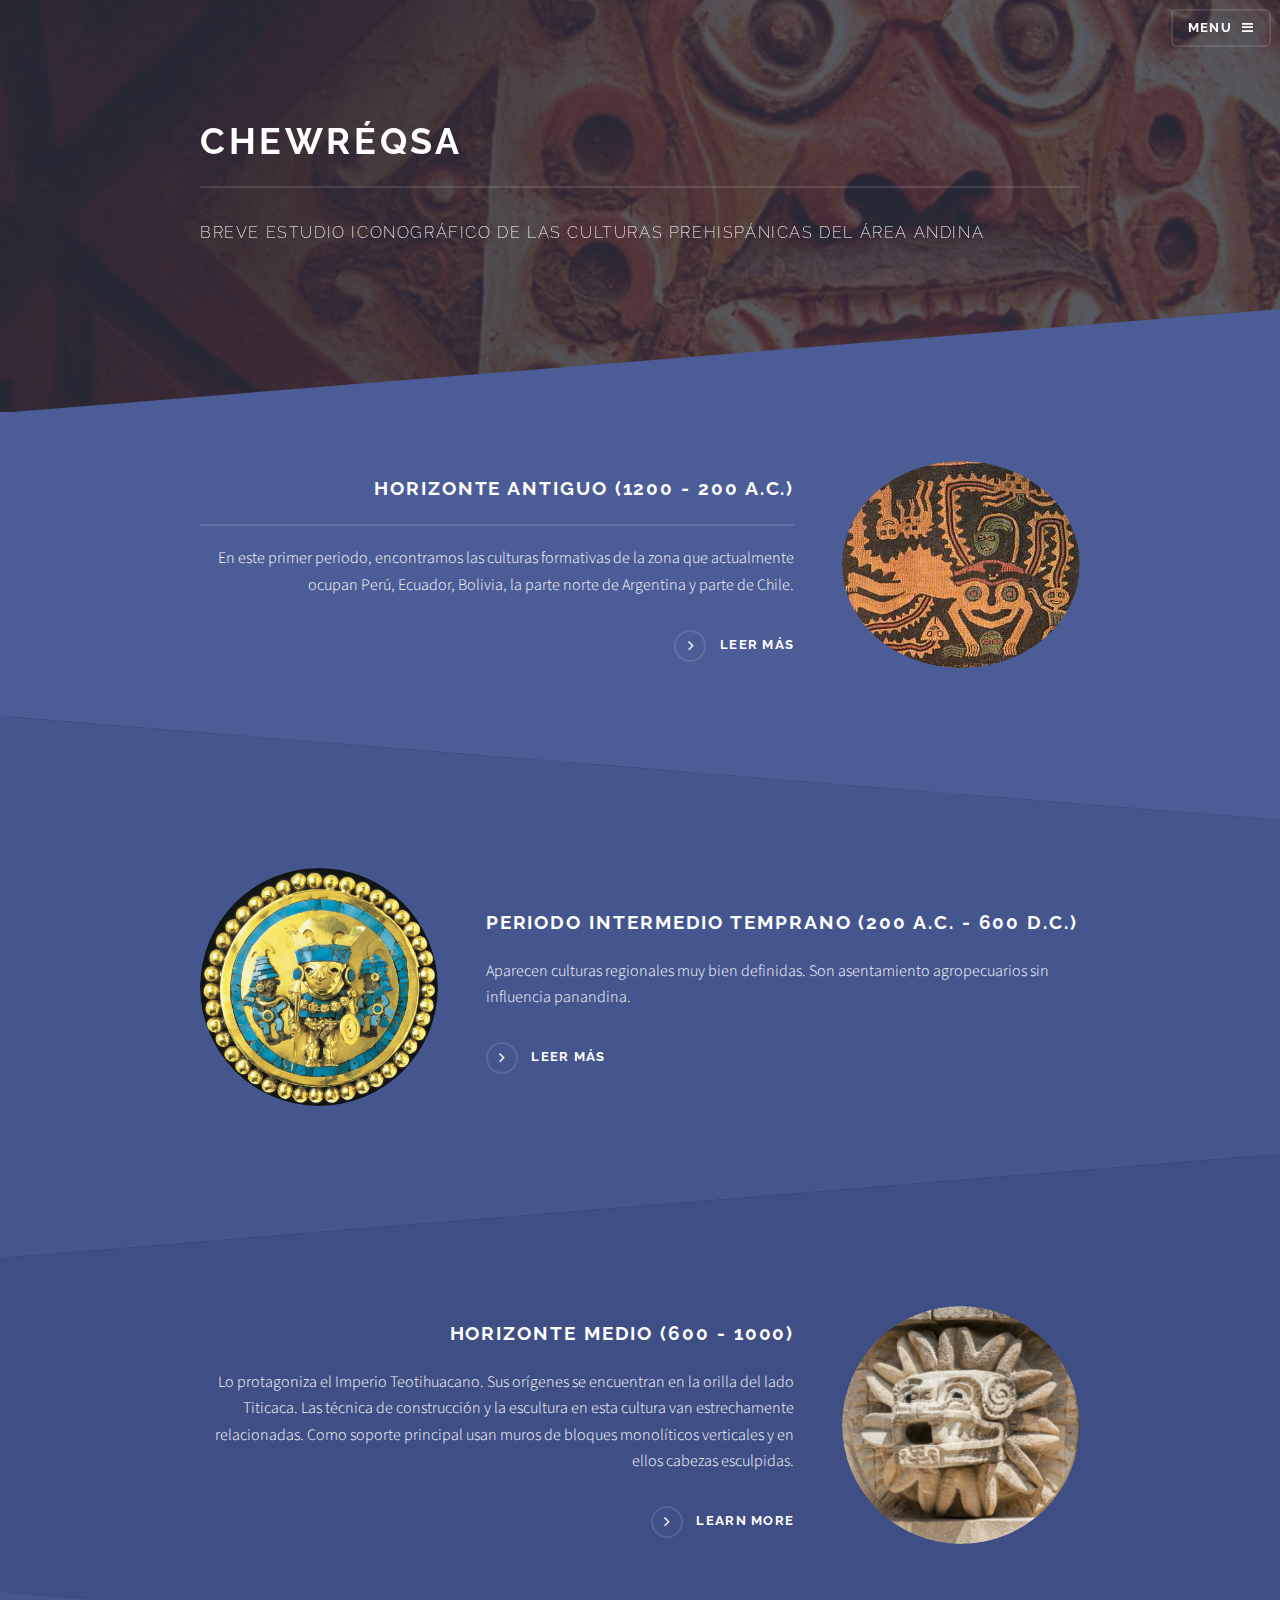
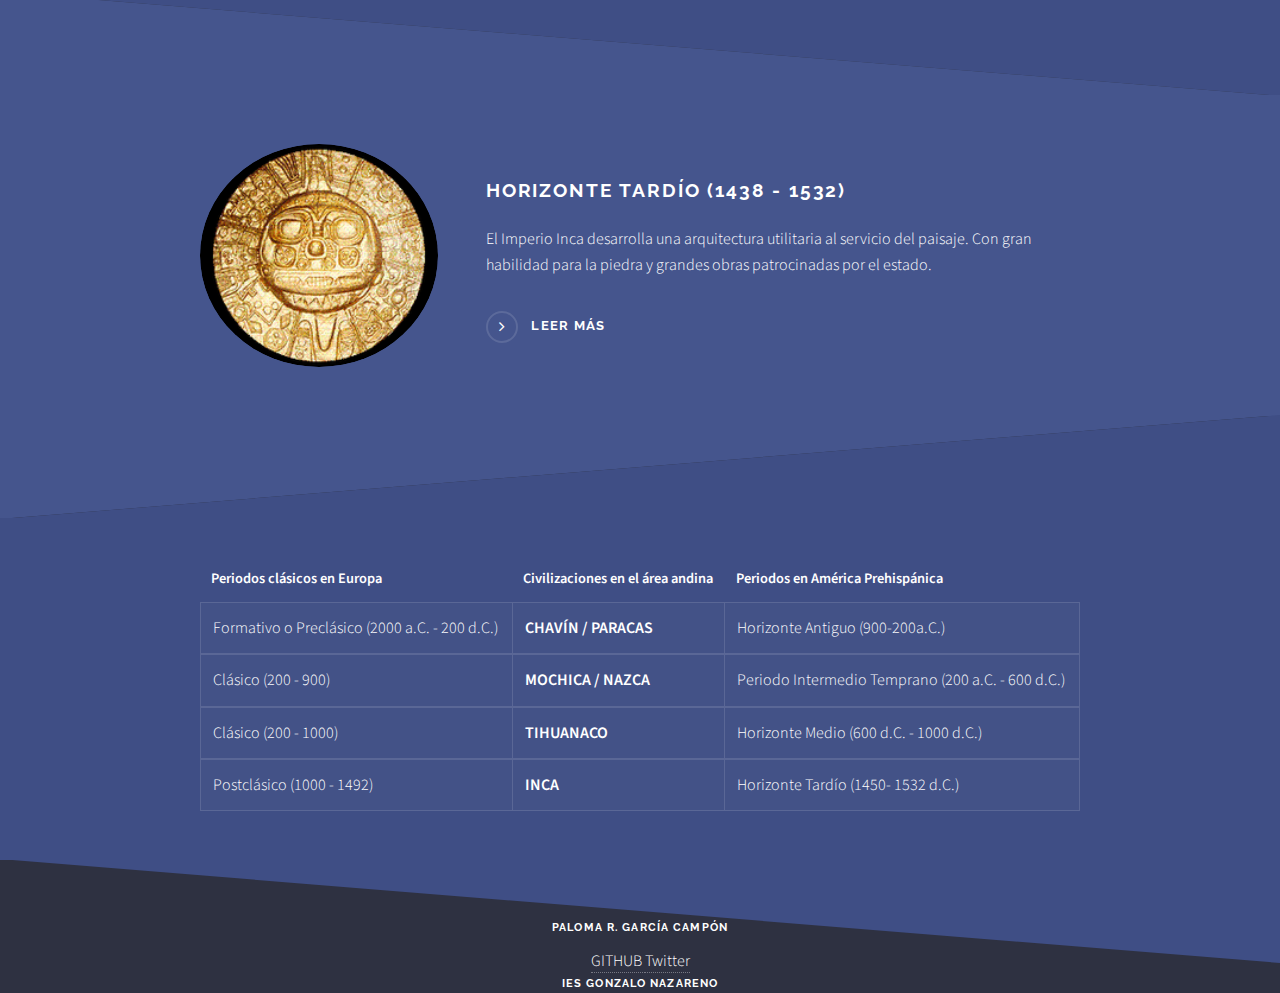
<file: index.html>
<!DOCTYPE HTML>

<html>
	<head>
		<title>Chewréqsa</title>
		<meta charset="utf-8" />
		<meta name="viewport" content="width=device-width, initial-scale=1, user-scalable=no" />
		<link rel="stylesheet" href="assets/css/main.css" />
		<noscript><link rel="stylesheet" href="assets/css/noscript.css" /></noscript>
	</head>
	<body class="is-preload">

		<!-- Page Wrapper -->
		<div id="page-wrapper">

			<!-- Header -->
			<header id="header" class="alt">
				<h1><a href="index.html">Chewréqsa</a></h1>
				<nav>
					<a href="#menu">Menu</a>
				</nav>
			</header>

			<!-- Menu -->
			<nav id="menu">
				<div class="inner">
					<h2>Menu</h2>
					<ul class="links">
						<li><a href="index.html">Home</a></li>
						<li><a href="horizonte_antiguo.html">Horizonte Antiguo</a></li>
						<li><a href="periodo_intermedio_temprano.html">Periodo Intermedio Temprano</a></li>
						<li><a href="horizonte_medio.html">Horizonte Medio</a></li>
						<li><a href="horizonte_tardio.html">Horizonte Tardío</a></li>
					</ul>
					<a href="#" class="close">Close</a>
				</div>
			</nav>

			<!-- Banner -->
			<section id="banner">
				<div class="inner">
					<h2>Chewréqsa</h2>
					<p>Breve estudio iconográfico de las culturas prehispánicas del área andina</p>
				</div>
			</section>

			<!-- Wrapper -->
			<section id="wrapper">
						
				<!-- One -->
				<section id="one" class="wrapper spotlight style1">
					<div class="inner">
						<a href="#" class="image"><img src="images/tejido_paracas.jpg" alt="" /></a>
						<div class="content">
							<h2 class="major">Horizonte Antiguo (1200 - 200 a.C.)</h2>
							<p>En este primer periodo, encontramos las culturas formativas de la zona que actualmente ocupan Perú, Ecuador, Bolivia, la parte norte de Argentina y parte de Chile.</p>
							<a href="horizonte_antiguo.html" class="special">Leer más</a>
						</div>
					</div>
				</section>

				<!-- Two -->
				<section id="two" class="wrapper alt spotlight style2">
					<div class="inner">
						<a href="#" class="image"><img src="images/Sipan_mochica.jpg" alt="" /></a>
						<div class="content">
							<h2>Periodo Intermedio Temprano (200 a.C. - 600 d.C.)</h2>
							<p>Aparecen culturas regionales muy bien definidas. Son asentamiento agropecuarios sin influencia panandina.</p>
							<a href="periodo_intermedio_temprano.html" class="special">Leer más</a>
						</div>
					</div>
				</section>

				<!-- Three -->
				<section id="three" class="wrapper spotlight style3">
					<div class="inner">
						<a href="#" class="image"><img src="images/serpiente_emplumada_teotihuacan.jpg" alt="" /></a>
						<div class="content">
							<h2>Horizonte Medio (600 - 1000)</h2>
							<p>Lo protagoniza el Imperio Teotihuacano. Sus orígenes se encuentran en la orilla del lado Titicaca. Las técnica de construcción y la escultura en esta cultura van estrechamente relacionadas. Como soporte principal usan muros de bloques monolíticos verticales y en ellos cabezas esculpidas.</p>
							<a href="horizonte_medio.html" class="special">Learn more</a>
						</div>
					</div>
				</section>

				<!-- Four -->
				<section id="four" class="wrapper alt spotlight style2">
						<div class="inner">
							<a href="#" class="image"><img src="images/oraculo_inca.png" alt="" /></a>
							<div class="content">
								<h2>Horizonte Tardío (1438 - 1532)</h2>
								<p>El Imperio Inca desarrolla una arquitectura utilitaria al servicio del paisaje. Con gran habilidad para la piedra y grandes obras patrocinadas por el estado.</p>
								<a href="horizonte_tardio.html" class="special">Leer más</a>
							</div>
						</div>
				</section>
			</section>

		<!-- Scripts -->
		<script src="assets/js/jquery.min.js"></script>
		<script src="assets/js/jquery.scrollex.min.js"></script>
		<script src="assets/js/browser.min.js"></script>
		<script src="assets/js/breakpoints.min.js"></script>
		<script src="assets/js/util.js"></script>
		<script src="assets/js/main.js"></script>

		<!-- Cero -->
		<section id="zero" class="wrapper spotlight style3">
				<div class="inner">
					<div class="content">
						<div class="table-wrapper">
							<table class="alt">
								<thead>
									<tr>
										<th>Periodos clásicos en Europa</th>
										<th>Civilizaciones en el área andina</th>
										<th>Periodos en América Prehispánica</th>
									</tr>
								</thead>
									<tbody>
										<tr>
											<td>Formativo o Preclásico (2000 a.C. - 200 d.C.)</td>
											<td><b>CHAVÍN / PARACAS</b></td>
											<td>Horizonte Antiguo (900-200a.C.)</td>
										</tr>
									</tbody>
									<tbody>
											<tr>
												<td>Clásico (200 - 900)</td>
												<td><b>MOCHICA / NAZCA</b></td>
												<td>Periodo Intermedio Temprano (200 a.C. - 600 d.C.)</td>
											</tr>
									</tbody>
									<tbody>
											<tr>
												<td>Clásico (200 - 1000)</td>
												<td><b>TIHUANACO</b></td>
												<td>Horizonte Medio (600 d.C. - 1000 d.C.)</td>
											</tr>
									</tbody>
									<tbody>
											<tr>
												<td>Postclásico (1000 - 1492)</td>
												<td><b>INCA</b></td>
												<td>Horizonte Tardío (1450- 1532 d.C.)</td>
											</tr>
									</tbody>
							</table>
						</div>
					</div>
				</div>
		</section>
		<footer>
			<h4>Paloma R. García Campón</h4>
			<a href="https://github.com/PalomaR88"> GITHUB </a>
			<a href="https://twitter.com/maizymantequiya"> Twitter </a>
			<h4>IES Gonzalo Nazareno</h4>
		</footer>
		</div>
	</body>
</html>
</file>
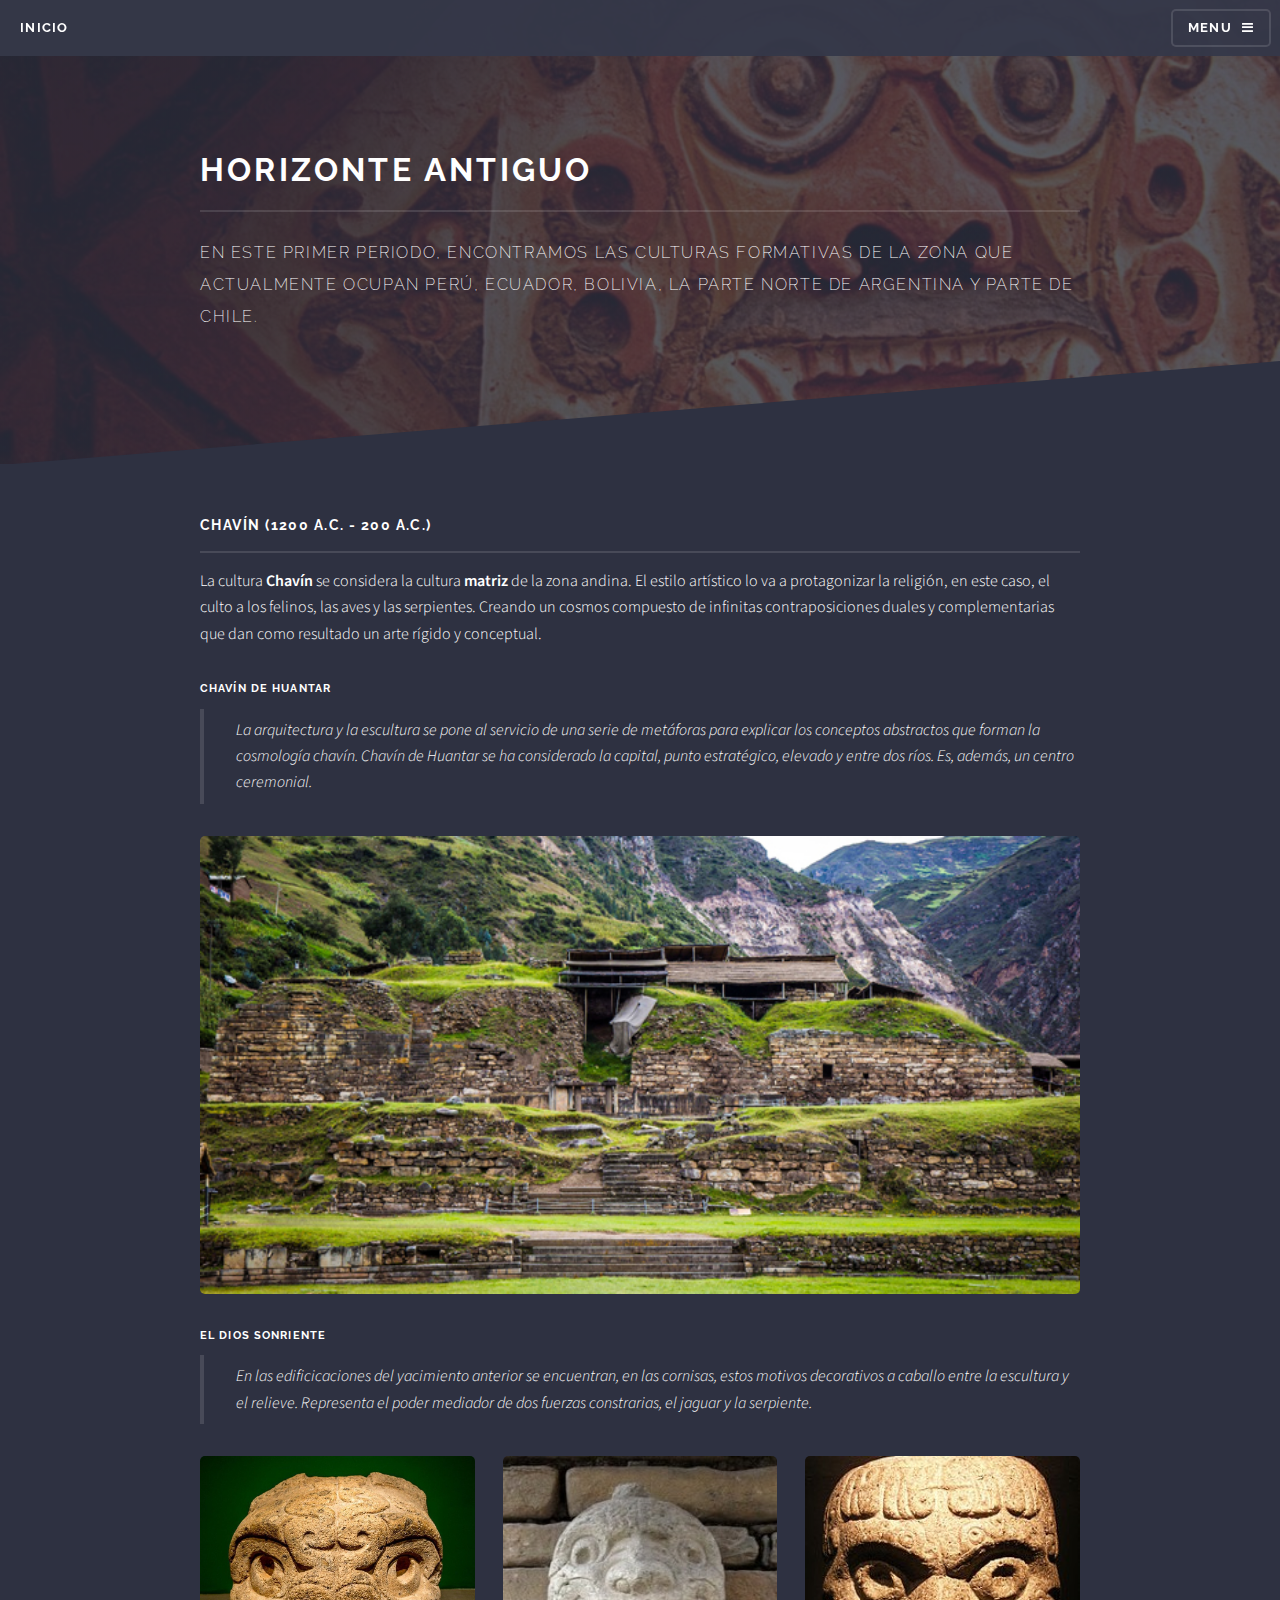
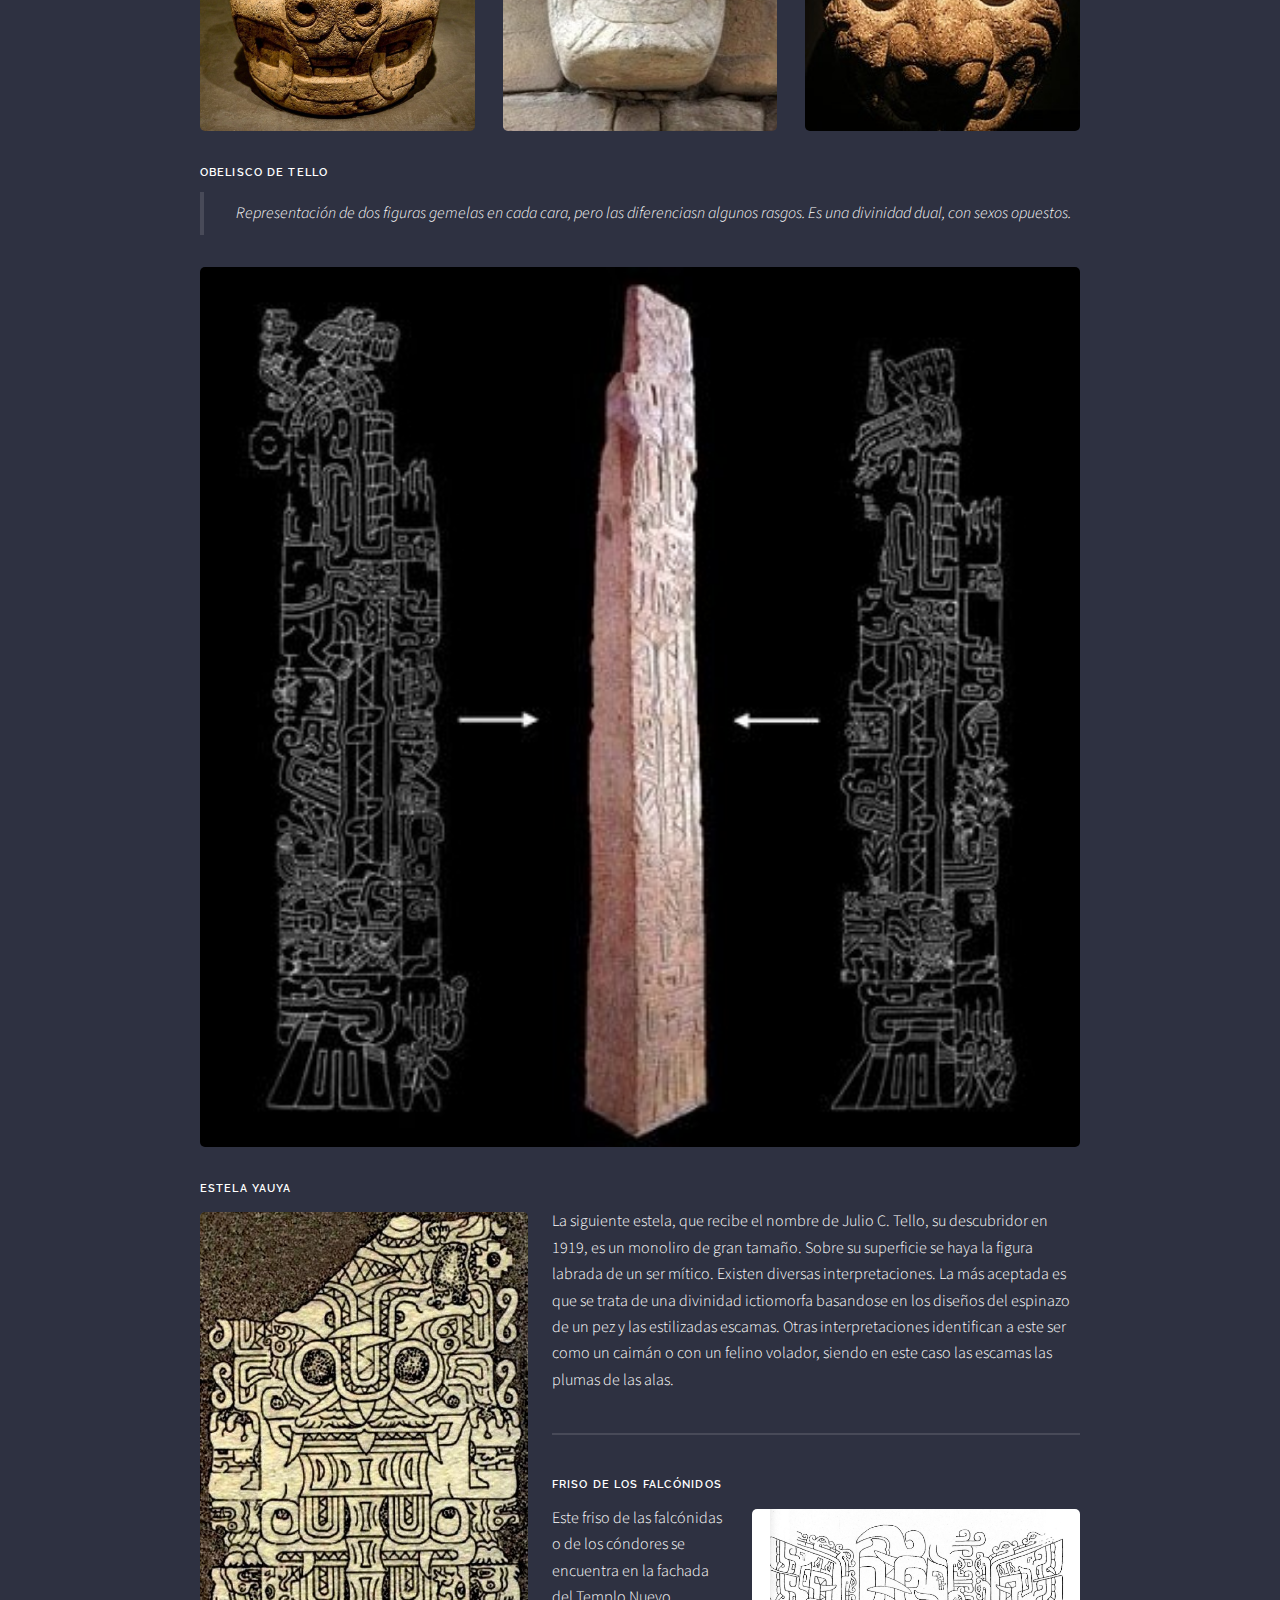
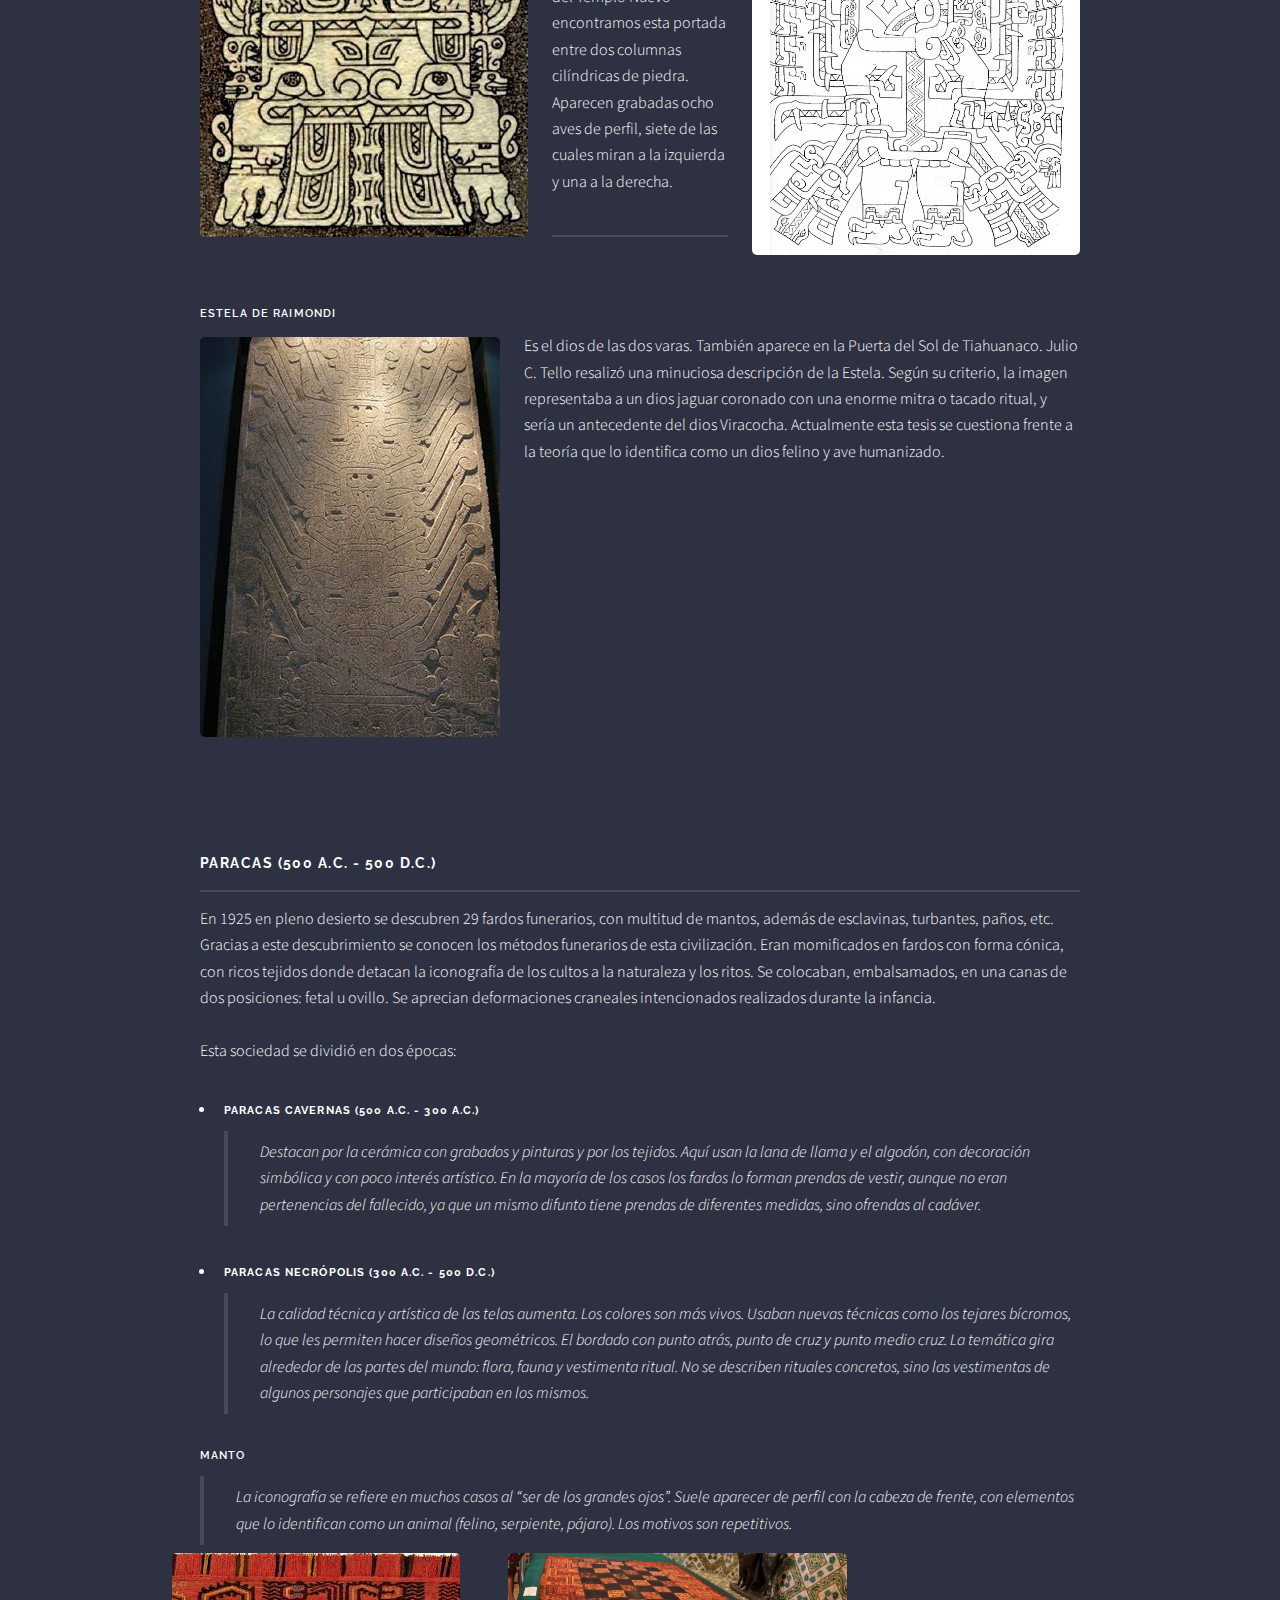
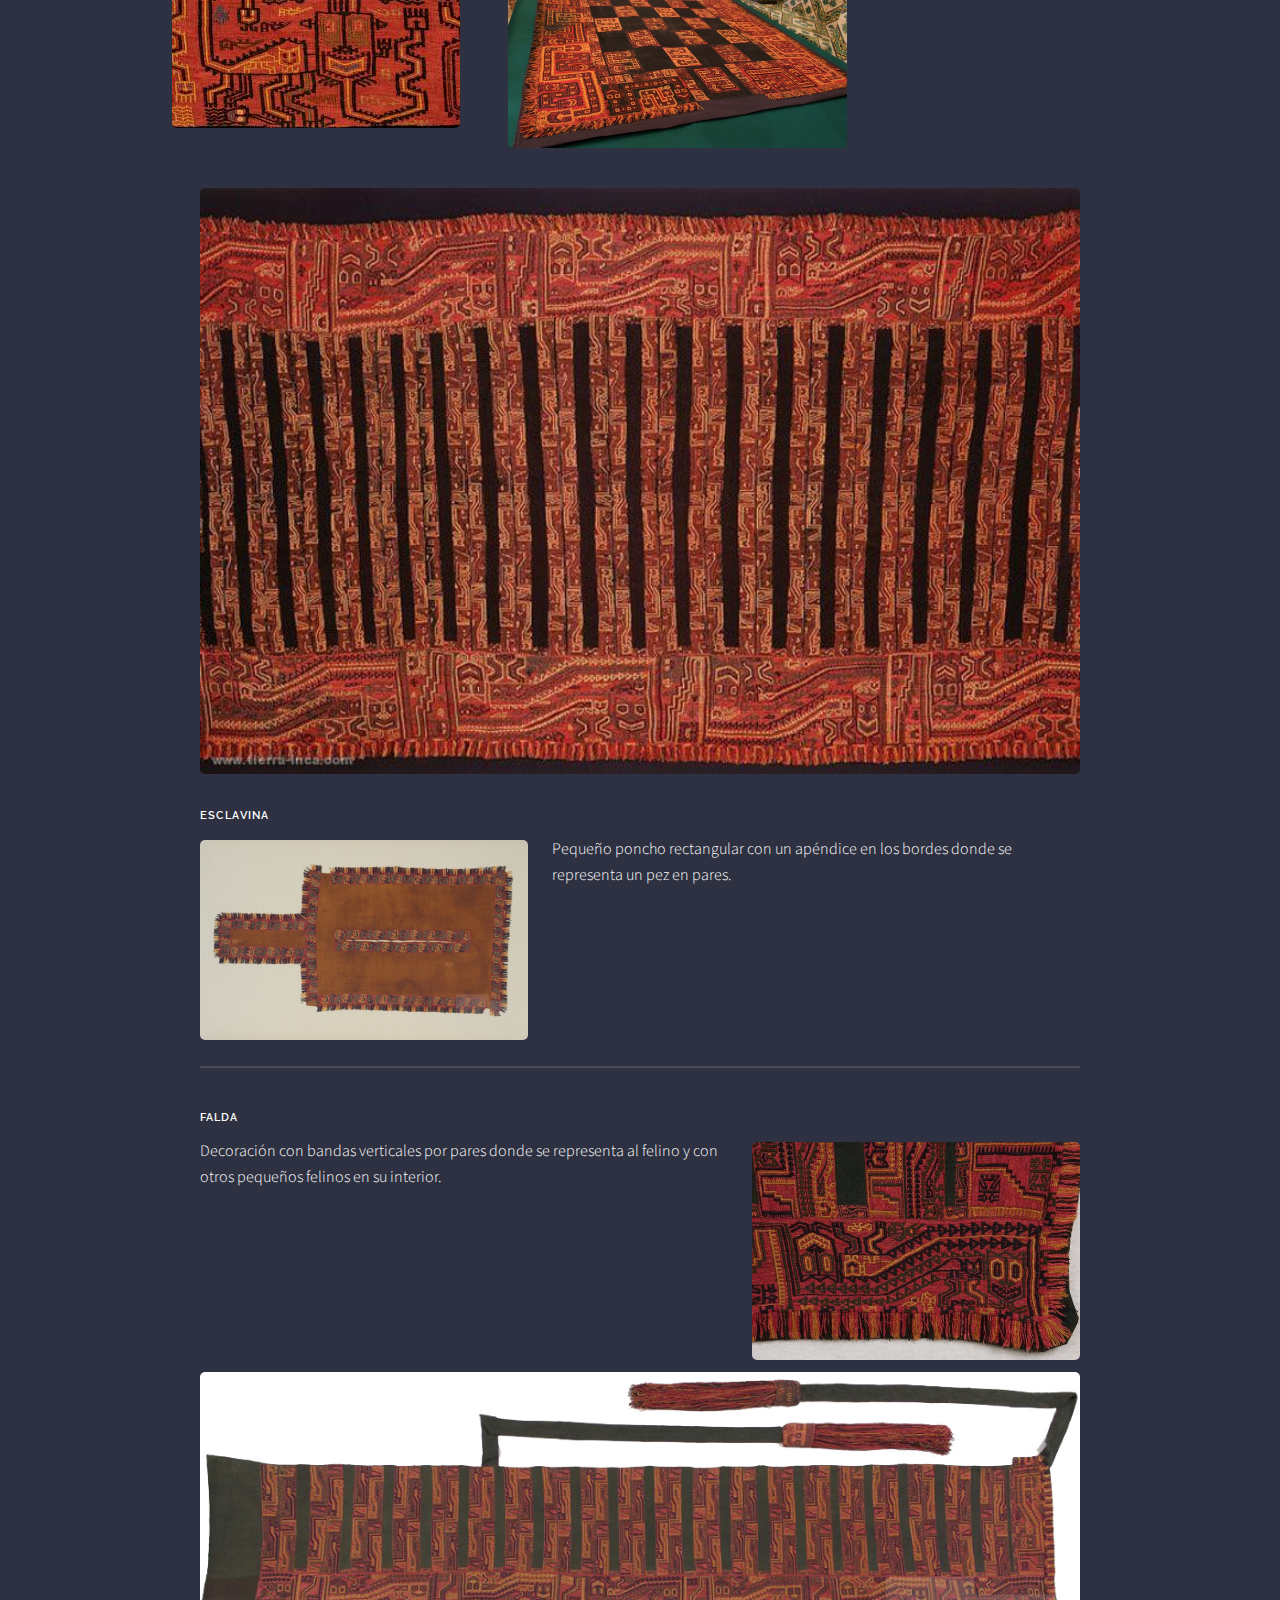
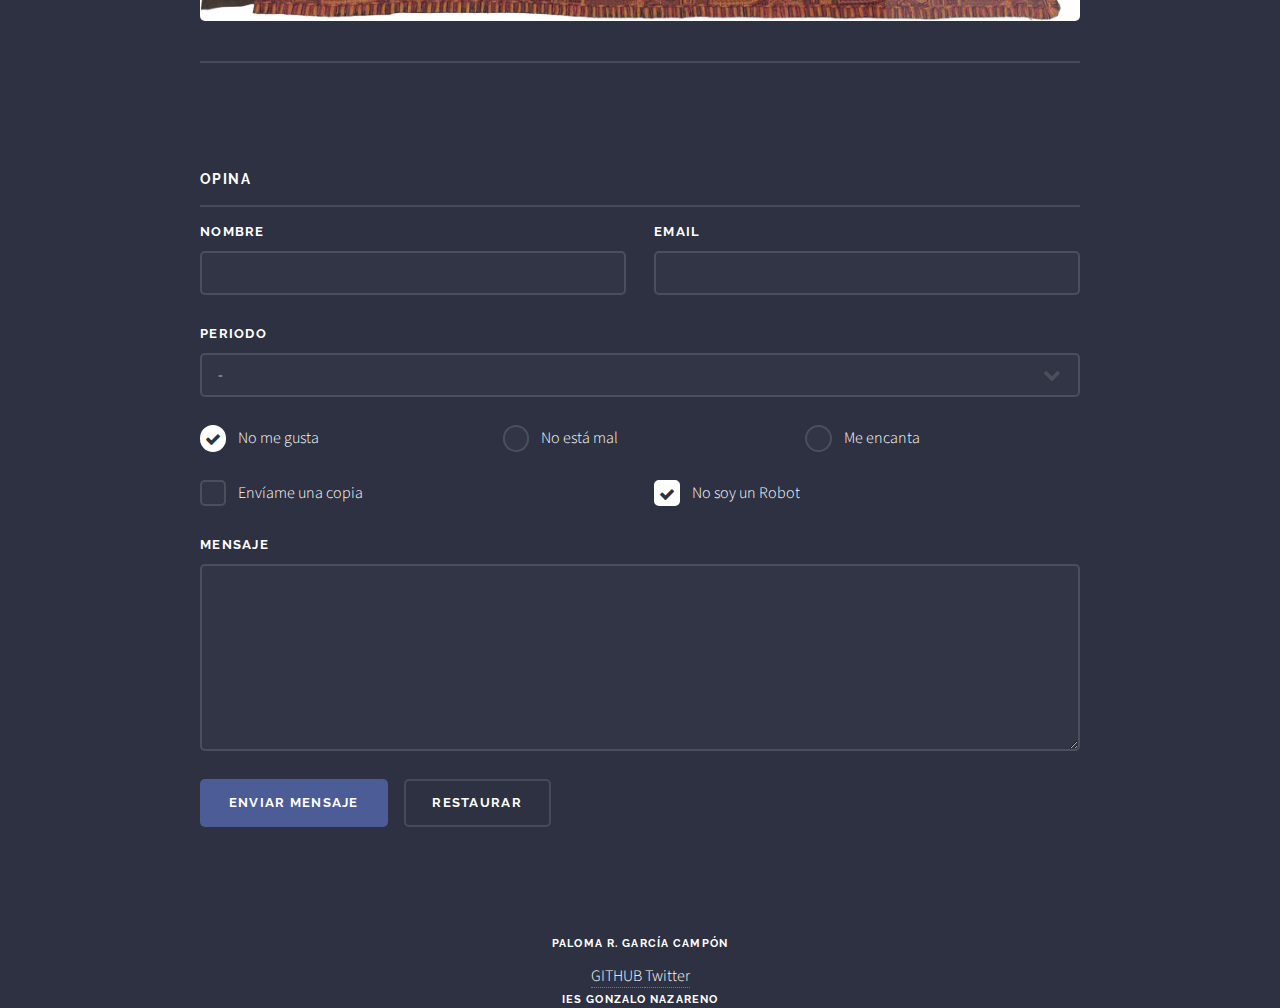
<file: horizonte_antiguo.html>
<!DOCTYPE HTML>

<html>
	<head>
		<title>Horizonte Antiguo</title>
		<meta charset="utf-8" />
		<meta name="viewport" content="width=device-width, initial-scale=1, user-scalable=no" />
		<link rel="stylesheet" href="assets/css/main.css" />
		<noscript><link rel="stylesheet" href="assets/css/noscript.css" /></noscript>
	</head>
	<body class="is-preload">

			<!-- Page Wrapper -->
			<div id="page-wrapper">

					<!-- Header -->
					<header id="header">
						<h1><a href="index.html">Inicio</a></h1>
						<nav>
							<a href="#menu">Menu</a>
						</nav>
					</header>

				<!-- Menu -->
				<nav id="menu">
						<div class="inner">
							<h2>Menu</h2>
							<ul class="links">
								<li><a href="index.html">Home</a></li>
								<li><a href="horizonte_antiguo.html">Horizonte Antiguo</a></li>
								<li><a href="periodo_intermedio_temprano.html">Periodo Intermedio Temprano</a></li>
								<li><a href="horizonte_medio.html">Horizonte Medio</a></li>
								<li><a href="horizonte_tardio.html">Horizonte Tardío</a></li>
							</ul>
							<a href="#" class="close">Close</a>
						</div>
				</nav>

					<!-- Wrapper -->
					<section id="wrapper">
						
						<header>
							<div class="inner">
								<h2>Horizonte Antiguo</h2>
								<p>En este primer periodo, encontramos las culturas formativas de la zona que actualmente ocupan Perú, Ecuador, Bolivia, la parte norte de Argentina y parte de Chile.</p>
							</div>
						</header>

						<!-- Content uno-->
						<div class="wrapper">
							<div class="inner">

								<section>
									<article>
									<a id="chavin"></a>
									<h3 class="major">Chavín (1200 a.C. - 200 a.C.)</h3>
									<p>La cultura <b>Chavín</b> se considera la cultura <strong>matriz</strong> de la zona andina. El estilo artístico lo va a protagonizar la religión, en este caso, el culto a los felinos, las aves y las serpientes. Creando un cosmos compuesto de infinitas contraposiciones duales y complementarias que dan como resultado un arte rígido y conceptual.</p>
									<h4>Chavín de Huantar</h4>
									<blockquote>La arquitectura y la escultura se pone al servicio de una serie de metáforas para explicar los conceptos abstractos que forman la cosmología chavín. Chavín de Huantar se ha considerado la capital, punto estratégico, elevado y entre dos ríos. Es, además, un centro ceremonial.</blockquote>
									<div class="box alt">
											<div class="row gtr-uniform">
												<div class="col-12"><span class="image fit"><img src="images/chavin_de_huantar.jpg" title="Chavín de Huantar" /></span></div>
											</div>
										</div>				
									<h4>El dios sonriente</h4>
									<blockquote>En las edificicaciones del yacimiento anterior se encuentran, en las cornisas, estos motivos decorativos a caballo entre la escultura y el relieve. Representa el poder mediador de dos fuerzas constrarias, el jaguar y la serpiente. </blockquote>
									<div class="box alt">
											<div class="row gtr-uniform">
												<div class="col-4"><span class="image fit"><img src="images/dios_sonriente1.jpg" title="Dios Sonriente 1" /></span></div>
												<div class="col-4"><span class="image fit"><img src="images/dios_sonriente2.jpg" title="Dios Sonriente 2" /></span></div>
												<div class="col-4"><span class="image fit"><img src="images/dios_sonriente3.jpg" title="Dios Sonriente 3" /></span></div>
											</div>
										</div>	
									<h4><b>Obelisco de Tello</b></h4>	
									<blockquote>Representación de dos figuras gemelas en cada cara, pero las diferenciasn algunos rasgos. Es una divinidad dual, con sexos opuestos.</blockquote>
									<div class="box alt">
											<div class="row gtr-uniform">
												<div class="col-12"><span class="image fit"><img src="images/obelisco_de_tello.jpg" title="Obelisco de Tello" /></span></div>
											</div>
										</div>	
									<h4><b>Estela Yauya</b></h4>
										<p><span class="image left"><img src="images/estela_yauya.jpg" title="Estela Yauya" /></span>La siguiente estela, que recibe el nombre de Julio C. Tello, su descubridor en 1919, es un monoliro de gran tamaño. Sobre su superficie se haya la figura labrada de un ser mítico. Existen diversas interpretaciones. La más aceptada es que se trata de una divinidad ictiomorfa basandose en los diseños del espinazo de un pez y las estilizadas escamas. Otras interpretaciones identifican a este ser como un caimán o con un felino volador, siendo en este caso las escamas las plumas de las alas. </p>
									<hr>
									<h4><b>Friso de los Falcónidos</b></h4>	
										<p><span class="image right"><img src="images/friso_de_las_falconidas.jpg" title="Friso de los Falcónidos" /></span>Este friso de las falcónidas o de los cóndores se encuentra en la fachada del Templo Nuevo encontramos esta portada entre dos columnas cilíndricas de piedra. Aparecen grabadas ocho aves de perfil, siete de las cuales miran a la izquierda y una a la derecha.</p>
									<hr>
									<br>
									<h4><b>Estela de Raimondi</b></h4>	
										<p><span class="image left"><img src="images/Estela_Raimondi.JPG" title="Estela Raimondi" /></span>Es el dios de las dos varas. También aparece en la Puerta del Sol de Tiahuanaco. Julio C. Tello resalizó una minuciosa descripción de la Estela. Según su criterio, la imagen representaba a un dios jaguar coronado con una enorme mitra o tacado ritual, y sería un antecedente del dios Viracocha. Actualmente esta tesis se cuestiona frente a la teoría que lo identifica como un dios felino y ave humanizado.</p>
									</article>
								</section>
							</div>
								
							<br><br><br><br><br><br><br><br><br><br><br>
							<!-- Content dos-->	
							<div class="inner">

								<section>
									<article>
										<a id="paracas"></a>
										<h3 class="major">Paracas (500 a.C. - 500 d.C.)</h3>
										<p>En 1925 en pleno desierto se descubren 29 fardos funerarios, con multitud de mantos, además de esclavinas, turbantes, paños, etc.  
										Gracias a este descubrimiento se conocen los métodos funerarios de esta civilización. 
										Eran momificados en fardos con forma cónica, con ricos tejidos donde detacan la iconografía de los cultos a la naturaleza y los ritos. 
										Se colocaban, embalsamados, en una canas de dos posiciones: fetal u ovillo. Se aprecian deformaciones craneales intencionados realizados durante la infancia.
										<br><br>
										Esta sociedad se dividió en dos épocas:
										<ul>
										<li>
										<h4>Paracas Cavernas (500 a.C. - 300 a.C.)</h4>
										<blockquote>Destacan por la cerámica con grabados y pinturas y por los tejidos. Aquí usan la lana de llama y el algodón, con decoración simbólica y con poco interés artístico. En la mayoría de los casos los fardos lo forman prendas de vestir, aunque no eran pertenencias del fallecido, ya que un mismo difunto tiene prendas de diferentes medidas, sino ofrendas al cadáver.</blockquote>
											
										</li>	
										<li>										
										<h5>Paracas Necrópolis (300 a.C. - 500 d.C.) </h5>
										<blockquote>La calidad técnica y artística de las telas aumenta. Los colores son más vivos. Usaban nuevas técnicas como los tejares bícromos, lo que les permiten hacer diseños geométricos. El bordado con punto atrás, punto de cruz y punto medio cruz. La temática gira alrededor de las partes del mundo: flora, fauna y vestimenta ritual. No se describen rituales concretos, sino las vestimentas de algunos personajes que participaban en los mismos.</blockquote>
									
											</li>
											</ul>
										<h6><b>Manto</b></h6>	
										<blockquote>La iconografía se refiere en muchos casos al “ser de los grandes ojos”. Suele aparecer de perfil con la cabeza de frente, con elementos que lo identifican como un animal (felino, serpiente, pájaro). Los motivos son repetitivos.</blockquote>
										<div class="box alt">
												<div class="row gtr-uniform">
													
													<span class="image left"><img src="images/manto_paraca.jpeg" title="Manto Paraca 2" /></span> <span class="image right"><img src="images/manto_paraca1.jpeg" alt="" /></span>
										
													<div class="col-12"><span class="image fit"><img src="images/manto_paraca2.jpeg" title="Manto Paraca 2" /></span></div>
													
												</div>
											</div>	
										<h4><b>Esclavina</b></h4>
											<p><span class="image left"><img src="images/esclavina_paracas.jpg" title="Esclavina Paraca" /></span>Pequeño poncho rectangular con un apéndice en los bordes donde se representa un pez en pares.</p>
										<br><br><br><br>
										
										<hr>
										<h4><b>Falda</b></h4>	
											<p><span class="image right"><img src="images/falda_paracas1.png" title="Faldas Paracas 1" /></span>Decoración con bandas verticales por pares donde se representa al felino y con otros pequeños felinos en su interior.</p>
											<span class="image fit"><img src="images/falda_paracas.jpg" title="Faldas Paracas 2" /></span>
										<hr>
									</article>
								</section>
							</div>
								
							<section id="form">
							<div class="inner">
									<h3 class="major">Opina</h3>
									<form method="post" action="http://www2.gonzalonazareno.org/josedom/resultado.php">
										<div class="row gtr-uniform">
											<div class="col-6 col-12-xsmall">
												<label for="demo-name">Nombre</label>
												<input type="text" name="demo-name" id="demo-name" value="" />
											</div>
											<div class="col-6 col-12-xsmall">
												<label for="demo-email">Email</label>
												<input type="email" name="demo-email" id="demo-email" value="" />
											</div>
											<div class="col-12">
												<label for="demo-category">Periodo</label>
												<select name="demo-category" id="demo-category">
													<option value="">-</option>
													<option value="1">Horizonte Antiguo</option>
													<option value="1">Horizonte Intermedio Temprano</option>
													<option value="1">Horizonte Medio</option>
													<option value="1">Horizonte Tardío</option>
												</select>
											</div>
											<div class="col-4 col-12-small">
												<input type="radio" id="demo-priority-low" name="demo-priority" checked>
												<label for="demo-priority-low">No me gusta</label>
											</div>
											<div class="col-4 col-12-small">
												<input type="radio" id="demo-priority-normal" name="demo-priority">
												<label for="demo-priority-normal">No está mal</label>
											</div>
											<div class="col-4 col-12-small">
												<input type="radio" id="demo-priority-high" name="demo-priority">
												<label for="demo-priority-high">Me encanta</label>
											</div>
											<div class="col-6 col-12-small">
												<input type="checkbox" id="demo-copy" name="demo-copy">
												<label for="demo-copy">Envíame una copia</label>
											</div>
											<div class="col-6 col-12-small">
												<input type="checkbox" id="demo-human" name="demo-human" checked>
												<label for="demo-human">No soy un Robot</label>
											</div>
											<div class="col-12">
												<label for="demo-message">Mensaje</label>
												<textarea name="demo-message" id="demo-message" rows="6"></textarea>
											</div>
											<div class="col-12">
												<ul class="actions">
													<li><input type="submit" value="Enviar Mensaje" class="primary" /></li>
													<li><input type="reset" value="Restaurar" /></li>
												</ul>
											</div>
										</div>
									</form>
							</div>
							</section>
						</div>
					</section>
			</div>

			<!-- Scripts -->
			<script src="assets/js/jquery.min.js"></script>
			<script src="assets/js/jquery.scrollex.min.js"></script>
			<script src="assets/js/browser.min.js"></script>
			<script src="assets/js/breakpoints.min.js"></script>
			<script src="assets/js/util.js"></script>
			<script src="assets/js/main.js"></script>

	<footer>
		<h4>Paloma R. García Campón</h4>
		<a href="https://github.com/PalomaR88"> GITHUB </a>
		<a href="https://twitter.com/maizymantequiya"> Twitter </a>
		<h4>IES Gonzalo Nazareno</h4>
	</footer>
	</body>			
</html>
</file>
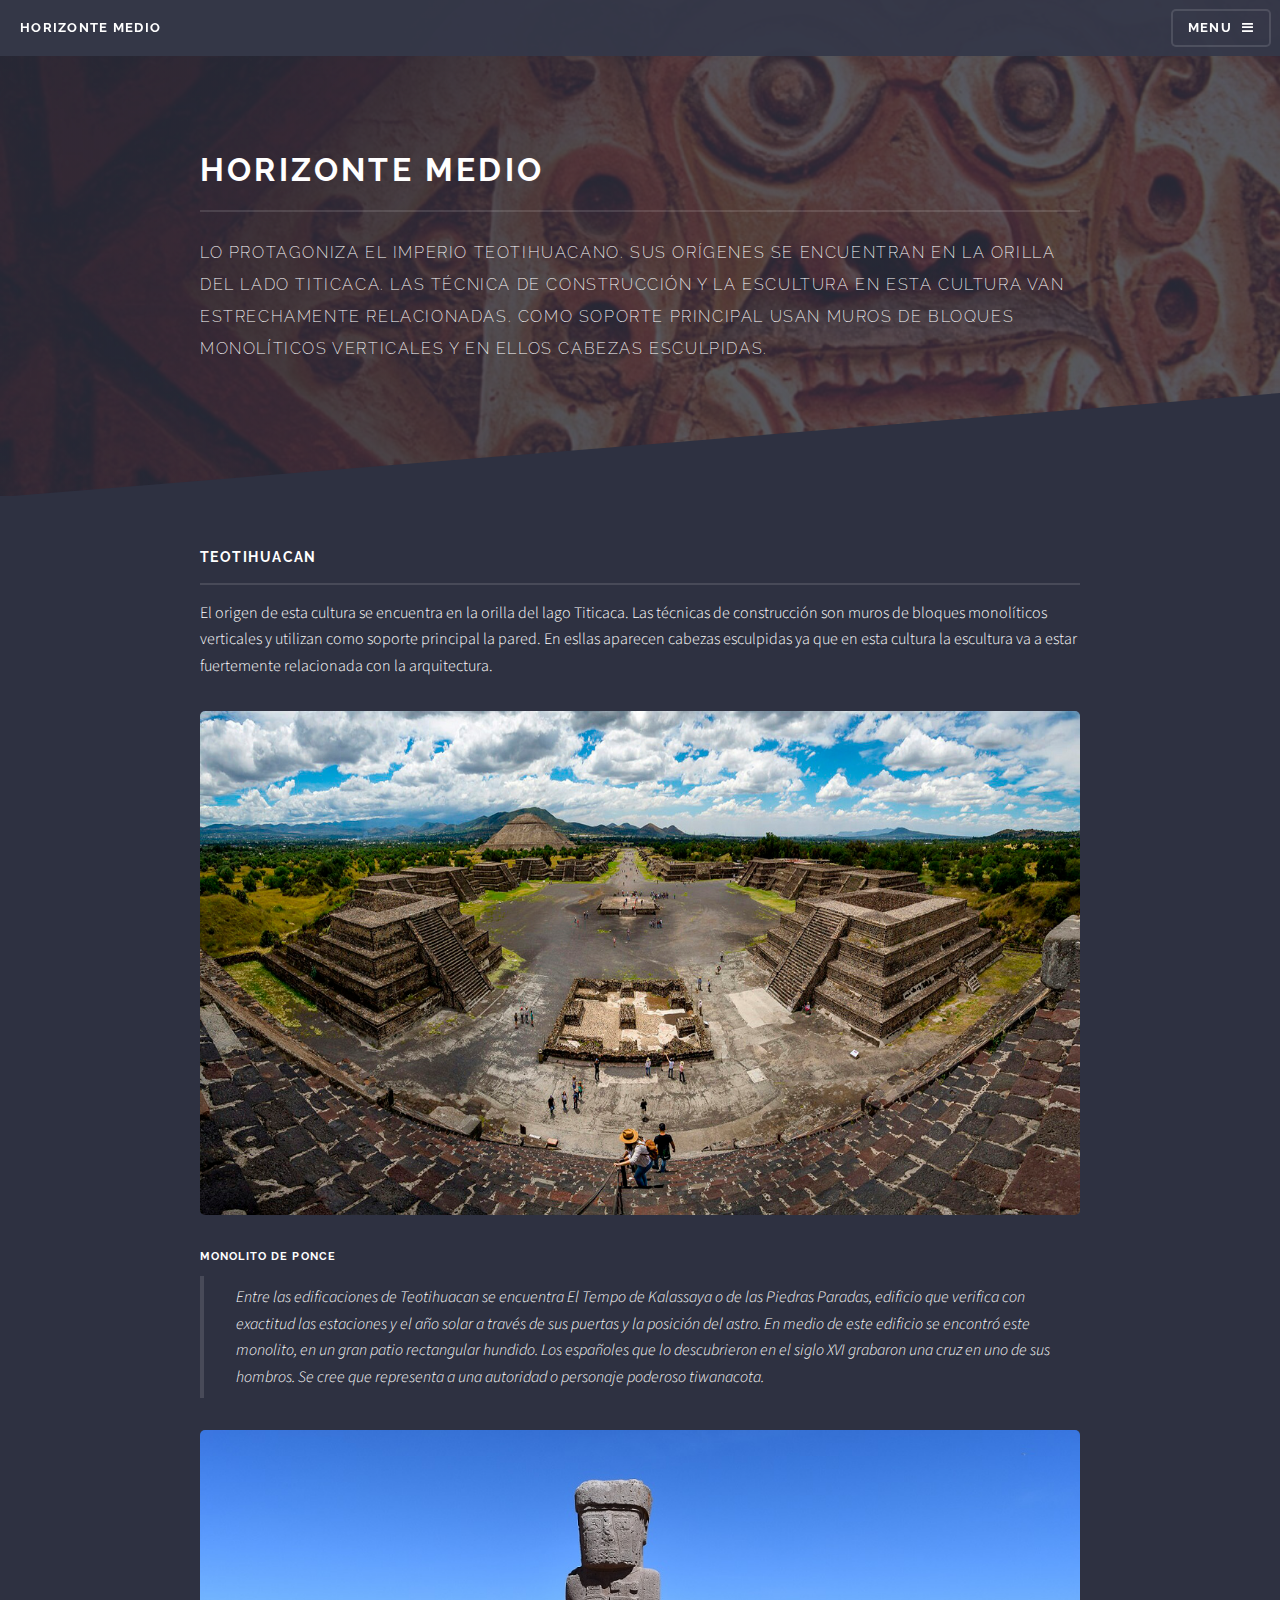
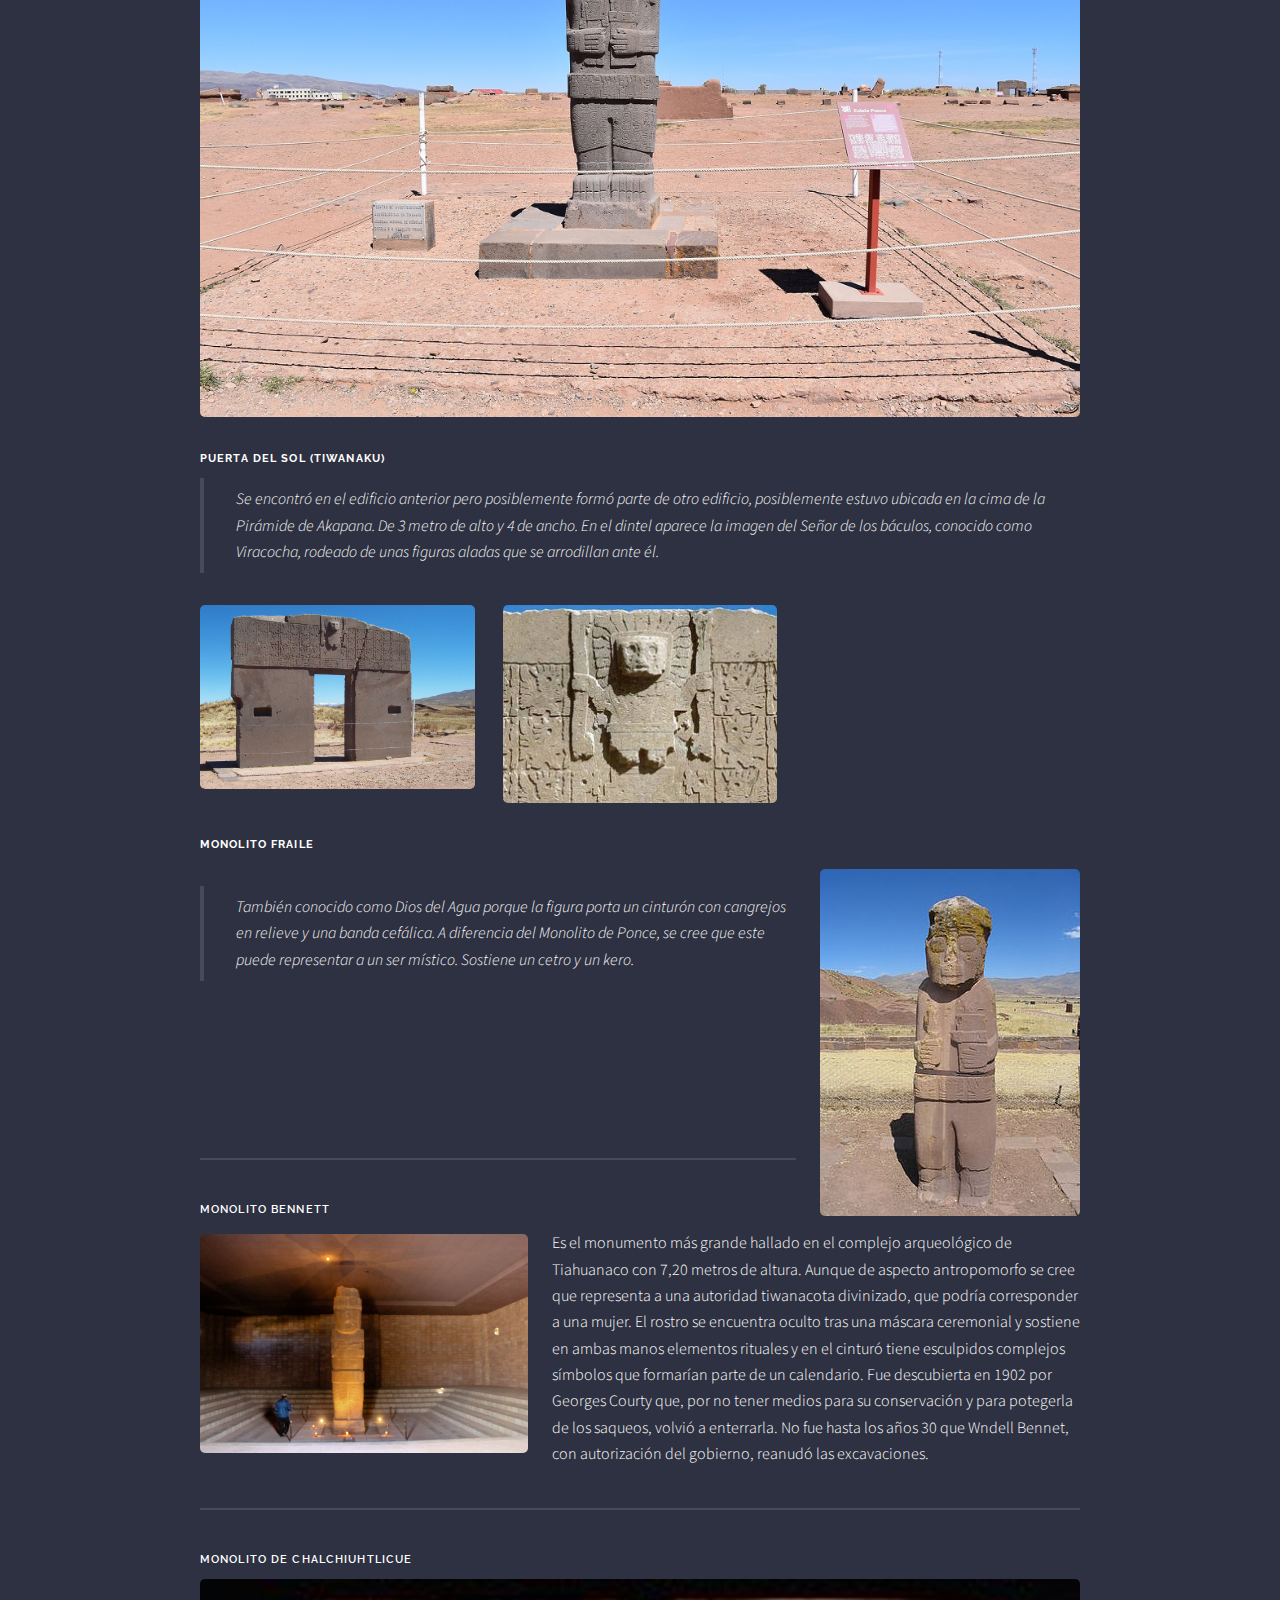
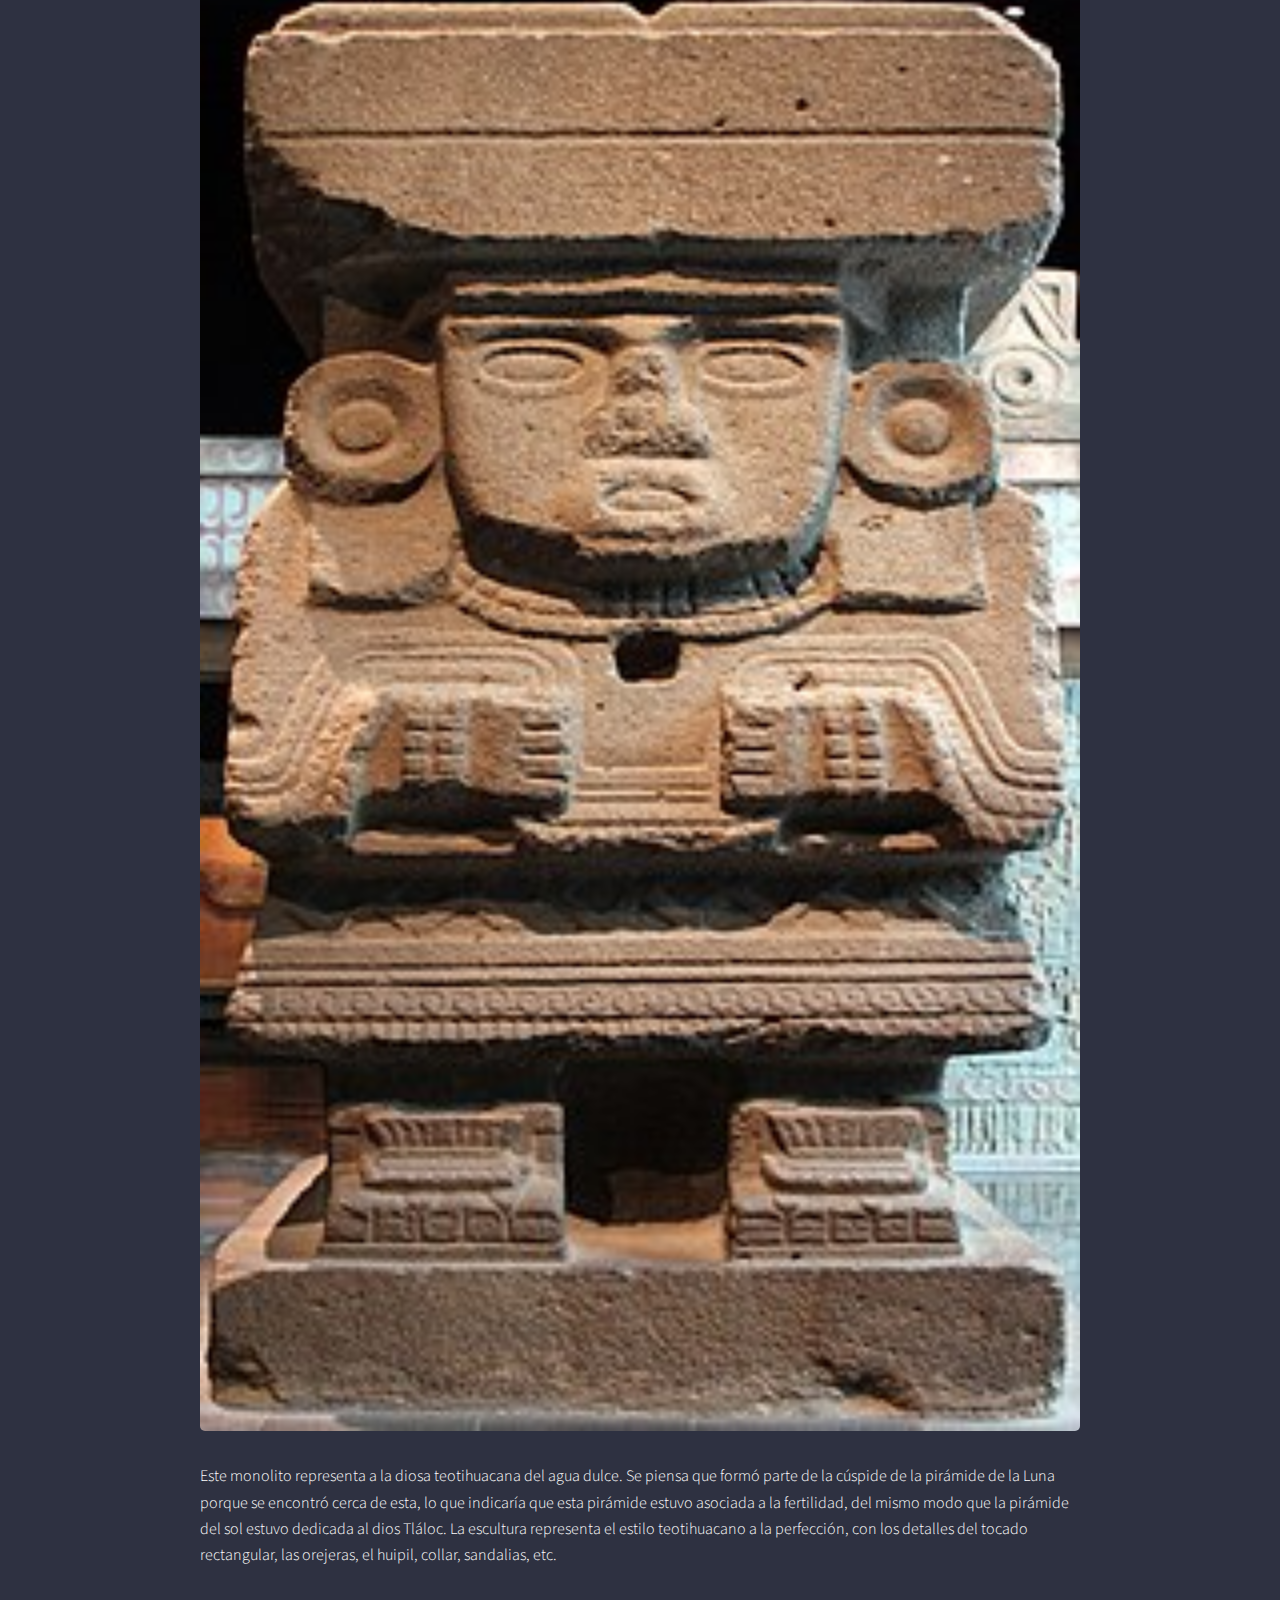
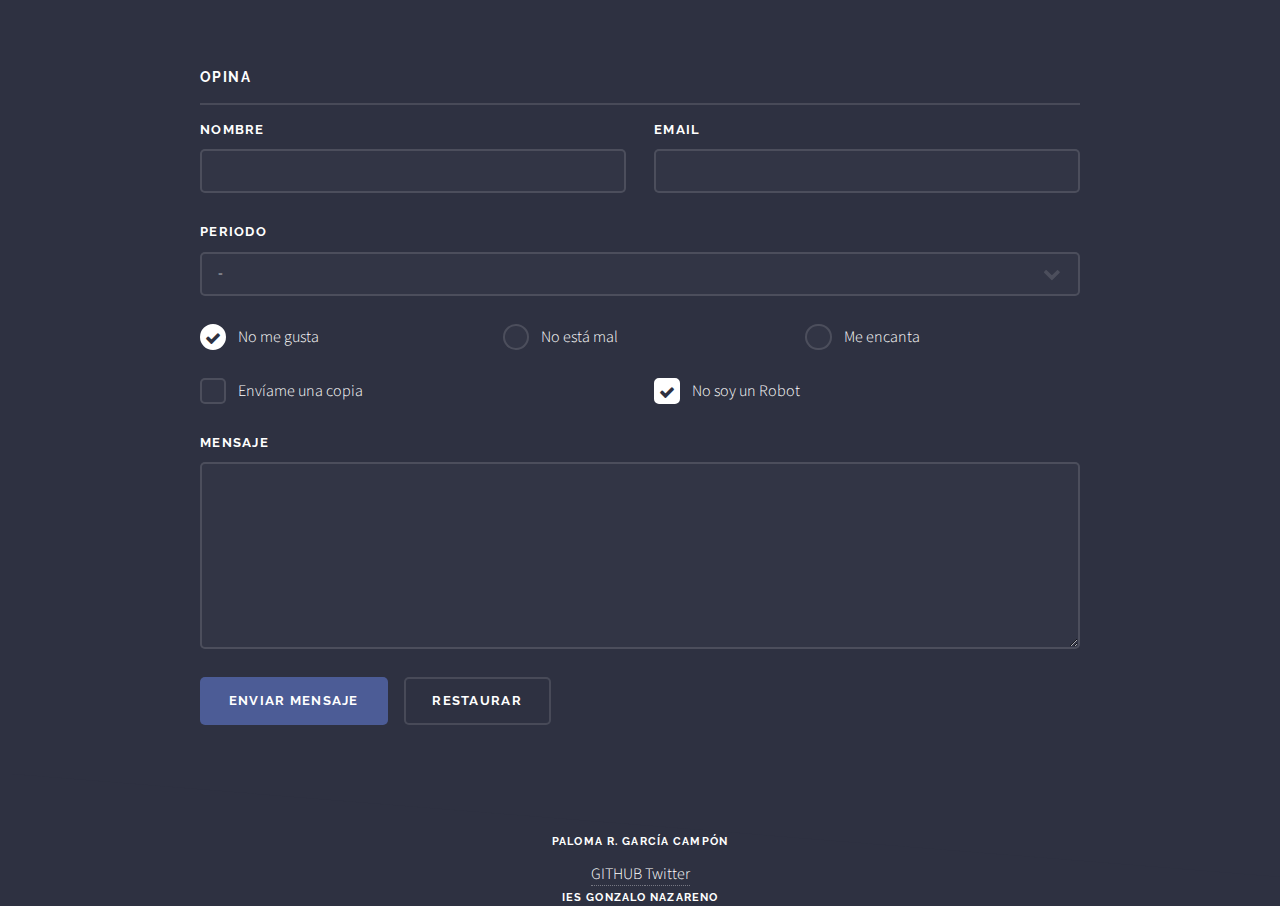
<file: horizonte_medio.html>
<!DOCTYPE HTML>

<html>
	<head>
		<title>Horizonte Medio</title>
		<meta charset="utf-8" />
		<meta name="viewport" content="width=device-width, initial-scale=1, user-scalable=no" />
		<link rel="stylesheet" href="assets/css/main.css" />
		<noscript><link rel="stylesheet" href="assets/css/noscript.css" /></noscript>
	</head>
	<body class="is-preload">

		<!-- Page Wrapper -->
		<div id="page-wrapper">
				<!-- Header -->
				<header id="header">
					<h1><a href="index.html">Horizonte Medio</a></h1>
					<nav>
						<a href="#menu">Menu</a>
					</nav>
				</header>

				<!-- Menu -->
				<nav id="menu">
						<div class="inner">
							<h2>Menu</h2>
							<ul class="links">
								<li><a href="index.html">Home</a></li>
								<li><a href="horizonte_antiguo.html">Horizonte Antiguo</a></li>
								<li><a href="periodo_intermedio_temprano.html">Periodo Intermedio Temprano</a></li>
								<li><a href="horizonte_medio.html">Horizonte Medio</a></li>
								<li><a href="horizonte_tardio.html">Horizonte Tardío</a></li>
							</ul>
							<a href="#" class="close">Close</a>
						</div>
				</nav>

				<!-- Wrapper -->
				<section id="wrapper">
					<header>
						<div class="inner">
							<h2>Horizonte Medio</h2>
							<p>Lo protagoniza el Imperio Teotihuacano. Sus orígenes se encuentran en la orilla del lado Titicaca. Las técnica de construcción y la escultura en esta cultura van estrechamente relacionadas. Como soporte principal usan muros de bloques monolíticos verticales y en ellos cabezas esculpidas.</p>
						</div>
					</header>

					<!-- Content uno-->
					<div class="wrapper">
						<div class="inner">

							<section>
								<article>
									<h3 class="major">Teotihuacan</h3>
									<p>El origen de esta cultura se encuentra en la orilla del lago Titicaca. Las técnicas de construcción son muros de bloques monolíticos verticales y utilizan como soporte principal la pared. En esllas aparecen cabezas esculpidas ya que en esta cultura la escultura va a estar fuertemente relacionada con la arquitectura.</p>
									<span class="image fit"><img src="images/Teotihuacan.jpg" alt="" /></span>
									<h4>Monolito de Ponce</h4>
									<blockquote>Entre las edificaciones de Teotihuacan se encuentra El Tempo de Kalassaya o de las Piedras Paradas, edificio que verifica con exactitud las estaciones y el año solar a través de sus puertas y la posición del astro. En medio de este edificio se encontró este monolito, en un gran patio rectangular hundido.  Los españoles que lo descubrieron en el siglo XVI grabaron una cruz en uno de sus hombros. Se cree que representa a una autoridad o personaje poderoso tiwanacota.</blockquote>
									<div class="box alt">
											<div class="row gtr-uniform">
												<div class="col-12"><span class="image fit"><img src="images/monolito_de_ponce.jpg" title="Monolito de Ponce" /></span></div>
											</div>
										</div>				
									<h4>Puerta del Sol (Tiwanaku)</h4>
									<blockquote>Se encontró en el edificio anterior pero posiblemente formó parte de otro edificio, posiblemente estuvo ubicada en la cima de la Pirámide de Akapana. De 3 metro de alto y 4 de ancho. En el dintel aparece la imagen del Señor de los báculos, conocido como Viracocha, rodeado de unas figuras aladas que se arrodillan ante él. </blockquote>
									<div class="box alt">
											<div class="row gtr-uniform">
												<div class="col-4"><span class="image fit"><img src="images/puerta_del_sol.jpg" title="Puerta del Sol 1" /></span></div>
												<div class="col-4"><span class="image fit"><img src="images/puerta_del_sol1.jpg" title="Puerta del Sol 2" /></span></div>
											</div>
										</div>	
									<h4>Monolito Fraile</h4>
									<p>
											<span class="image right"><img src="images/monolito_fraile.jpg" title="Monolito Fraile" /></span><blockquote> También conocido como Dios del Agua porque la figura porta un cinturón con cangrejos en relieve y una banda cefálica. A diferencia del Monolito de Ponce, se cree que este puede representar a un ser místico. Sostiene un cetro y un kero.</blockquote>
									<br><br><br><br>
									<hr>
										<h4><b>Monolito Bennett</b></h4>
										<p><span class="image left"><img src="images/monolito_bennett.jpg" title="Monolito Bennett" /></span>Es el monumento más grande hallado en el complejo arqueológico de Tiahuanaco con 7,20 metros de altura. Aunque de aspecto antropomorfo se cree que representa a una autoridad tiwanacota divinizado, que podría corresponder a una mujer. El rostro se encuentra oculto tras una máscara ceremonial y sostiene en ambas manos elementos rituales y en el cinturó tiene esculpidos complejos símbolos que formarían parte de un calendario. Fue descubierta en 1902 por Georges Courty que, por no tener medios para su conservación y para potegerla de los saqueos, volvió a enterrarla. No fue hasta los años 30 que Wndell Bennet, con autorización del gobierno, reanudó las excavaciones.
									</p>

									<hr>
										<h4><b>Monolito de Chalchiuhtlicue</b></h4>
										<p><span class="image fit"><img src="images/monolito_Chalchiuhtlicue.jpg" title="Monolito Chalchiuhtlicue" /></span>Este monolito representa a la diosa teotihuacana del agua dulce. Se piensa que formó parte de la cúspide de la pirámide de la Luna porque se encontró cerca de esta, lo que indicaría que esta pirámide estuvo asociada a la fertilidad, del mismo modo que la pirámide del sol estuvo dedicada al dios Tláloc. La escultura representa el estilo teotihuacano a la perfección, con los detalles del tocado rectangular, las orejeras, el huipil, collar, sandalias, etc. 
									</p>
								</article>	
							</section>
						</div>
								
								
						<section id="form">
						<div class="inner">
								<h3 class="major">Opina</h3>
								<form method="post" action="http://www2.gonzalonazareno.org/josedom/resultado.php">
									<div class="row gtr-uniform">
										<div class="col-6 col-12-xsmall">
											<label for="demo-name">Nombre</label>
											<input type="text" name="demo-name" id="demo-name" value="" />
										</div>
										<div class="col-6 col-12-xsmall">
											<label for="demo-email">Email</label>
											<input type="email" name="demo-email" id="demo-email" value="" />
										</div>
										<div class="col-12">
											<label for="demo-category">Periodo</label>
											<select name="demo-category" id="demo-category">
												<option value="">-</option>
												<option value="1">Horizonte Antiguo</option>
												<option value="1">Horizonte Intermedio Temprano</option>
												<option value="1">Horizonte Medio</option>
												<option value="1">Horizonte Tardío</option>
											</select>
										</div>
										<div class="col-4 col-12-small">
											<input type="radio" id="demo-priority-low" name="demo-priority" checked>
											<label for="demo-priority-low">No me gusta</label>
										</div>
										<div class="col-4 col-12-small">
											<input type="radio" id="demo-priority-normal" name="demo-priority">
											<label for="demo-priority-normal">No está mal</label>
										</div>
										<div class="col-4 col-12-small">
											<input type="radio" id="demo-priority-high" name="demo-priority">
											<label for="demo-priority-high">Me encanta</label>
										</div>
										<div class="col-6 col-12-small">
											<input type="checkbox" id="demo-copy" name="demo-copy">
											<label for="demo-copy">Envíame una copia</label>
										</div>
										<div class="col-6 col-12-small">
											<input type="checkbox" id="demo-human" name="demo-human" checked>
											<label for="demo-human">No soy un Robot</label>
										</div>
										<div class="col-12">
											<label for="demo-message">Mensaje</label>
											<textarea name="demo-message" id="demo-message" rows="6"></textarea>
										</div>
										<div class="col-12">
											<ul class="actions">
												<li><input type="submit" value="Enviar Mensaje" class="primary" /></li>
												<li><input type="reset" value="Restaurar" /></li>
											</ul>
										</div>
									</div>
								</form>
						</div>
				</section>	
			</div>
		</section>
	</div>				

		<!-- Scripts -->
		<script src="assets/js/jquery.min.js"></script>
		<script src="assets/js/jquery.scrollex.min.js"></script>
		<script src="assets/js/browser.min.js"></script>
		<script src="assets/js/breakpoints.min.js"></script>
		<script src="assets/js/util.js"></script>
		<script src="assets/js/main.js"></script>
			
		<footer>
			<h4>Paloma R. García Campón</h4>
			<a href="https://github.com/PalomaR88"> GITHUB </a>
			<a href="https://twitter.com/maizymantequiya"> Twitter </a>
			<h4>IES Gonzalo Nazareno</h4>
		</footer>

	</body>
</html>
</file>
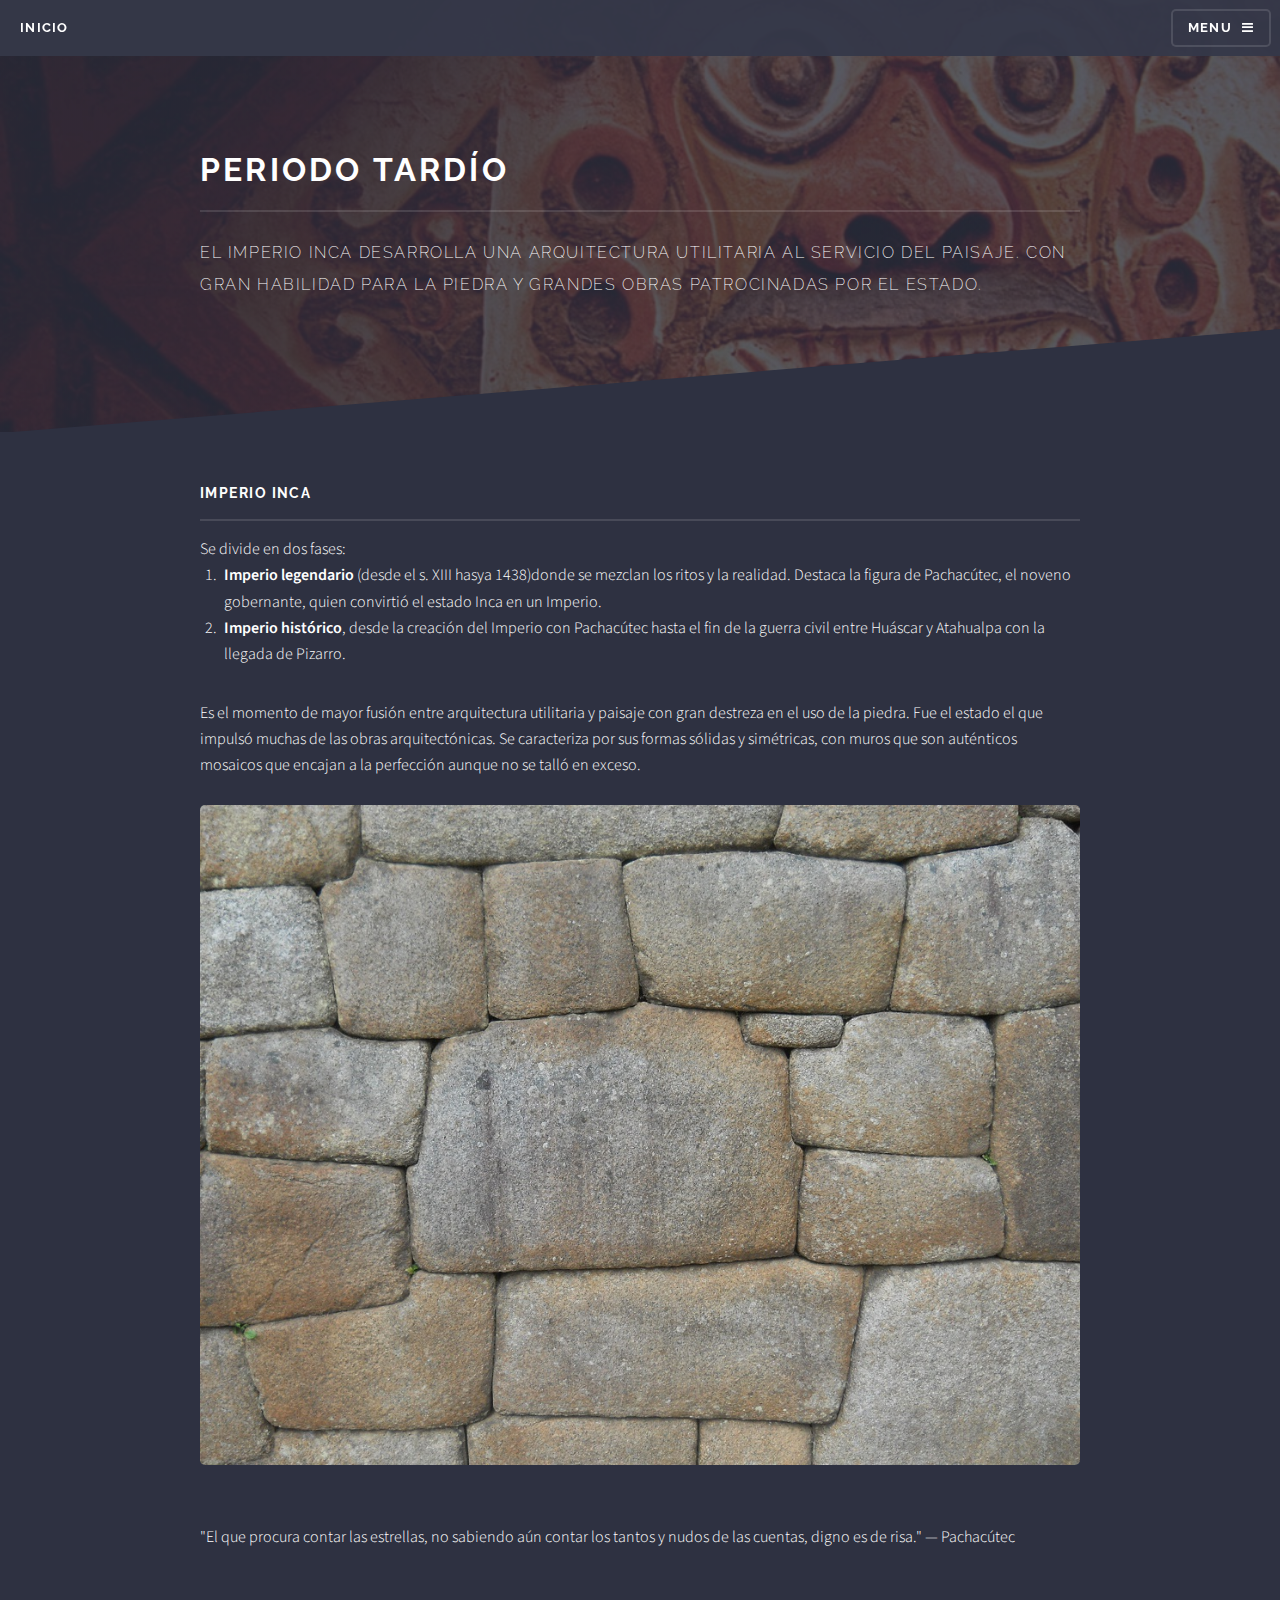
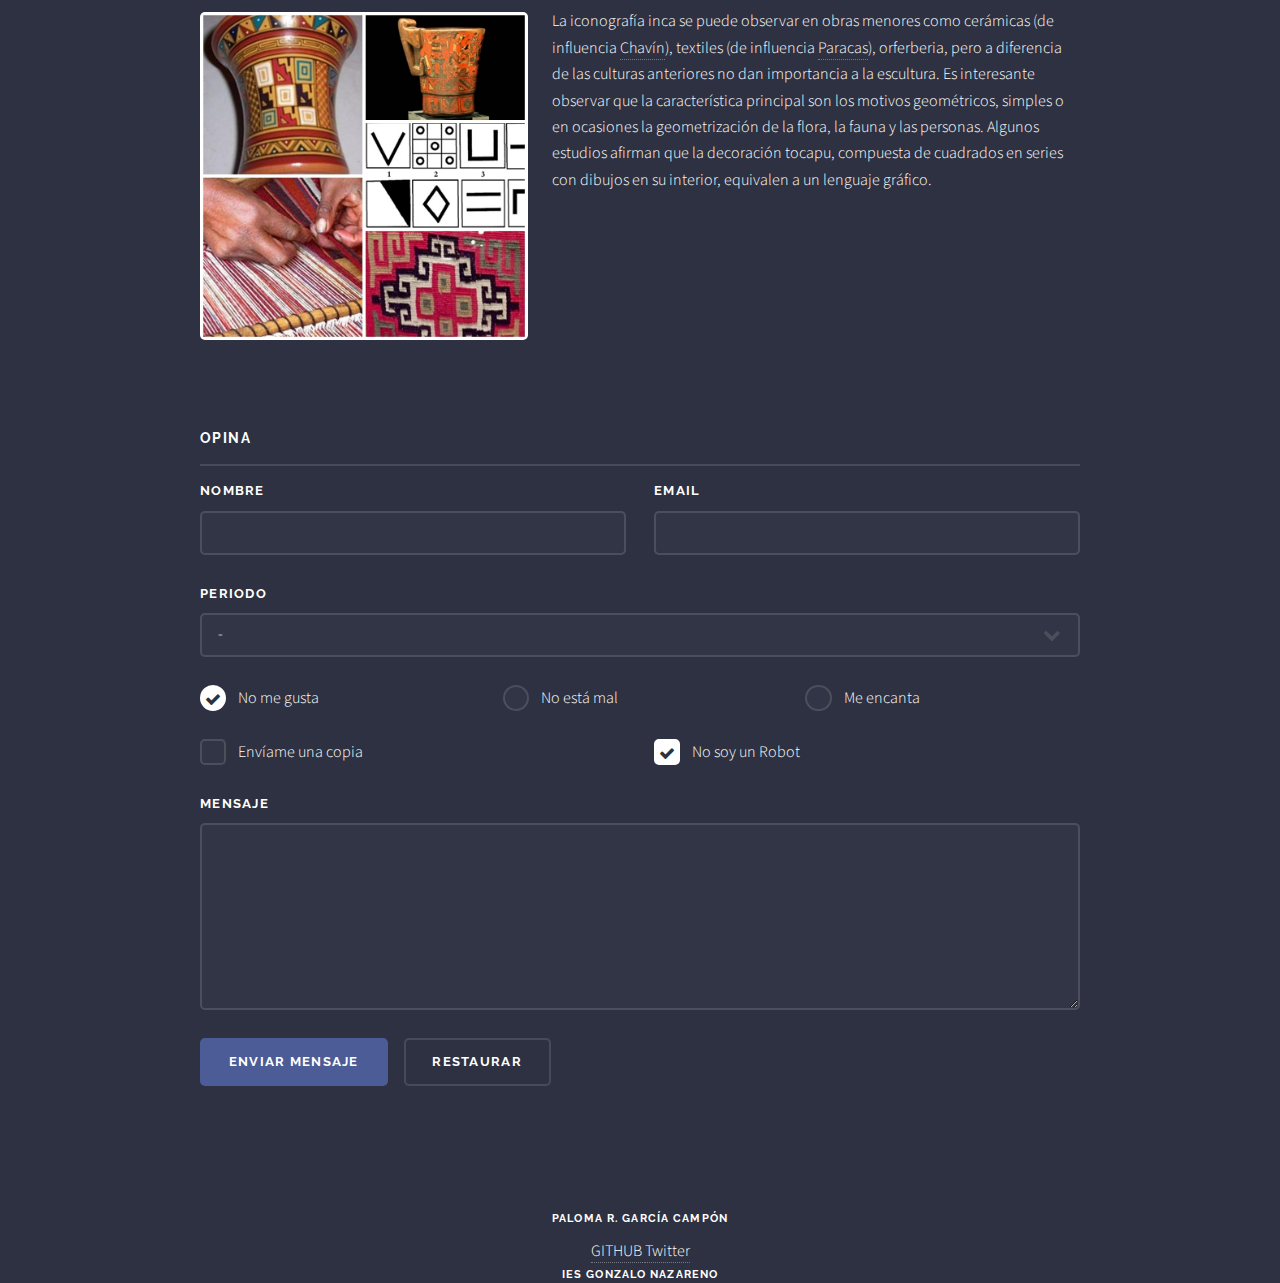
<file: horizonte_tardio.html>
<!DOCTYPE HTML>

<html>
	<head>
		<title>Periodo Intermedio Temprano</title>
		<meta charset="utf-8" />
		<meta name="viewport" content="width=device-width, initial-scale=1, user-scalable=no" />
		<link rel="stylesheet" href="assets/css/main.css" />
		<noscript><link rel="stylesheet" href="assets/css/noscript.css" /></noscript>
	</head>
	<body class="is-preload">

		<!-- Page Wrapper -->
		<div id="page-wrapper">

			<!-- Header -->
			<header id="header">
				<h1><a href="index.html">Inicio</a></h1>
				<nav>
					<a href="#menu">Menu</a>
				</nav>
			</header>

			<!-- Menu -->
			<nav id="menu">
					<div class="inner">
						<h2>Menu</h2>
						<ul class="links">
							<li><a href="index.html">Home</a></li>
							<li><a href="horizonte_antiguo.html">Horizonte Antiguo</a></li>
							<li><a href="periodo_intermedio_temprano.html">Periodo Intermedio Temprano</a></li>
							<li><a href="horizonte_medio.html">Horizonte Medio</a></li>
							<li><a href="horizonte_tardio.html">Horizonte Tardío</a></li>
						</ul>
						<a href="#" class="close">Close</a>
					</div>
			</nav>

			<!-- Wrapper -->
			<section id="wrapper">
				<header>
					<div class="inner">
						<h2>Periodo Tardío</h2>
						<p>El Imperio Inca desarrolla una arquitectura utilitaria al servicio del paisaje. Con gran habilidad para la piedra y grandes obras patrocinadas por el estado.</p>
					</div>
				</header>

				<!-- Content uno-->
				<div class="wrapper">
					<div class="inner">

						<section>
						<article>
							<h3 class="major">Imperio Inca</h3>
							Se divide en dos fases:
							<ol>
								<li><b>Imperio legendario</b> (desde el s. XIII hasya 1438)donde se mezclan los ritos y la realidad. Destaca la figura de Pachacútec, el noveno gobernante, quien convirtió el estado Inca en un Imperio.</li>
								<li><b>Imperio histórico</b>, desde la creación del Imperio con Pachacútec hasta el fin de la guerra civil entre Huáscar y Atahualpa con la llegada de Pizarro.</li>
							</ol>
							Es el momento de mayor fusión entre arquitectura utilitaria y paisaje con gran destreza en el uso de la piedra. Fue el estado el que impulsó muchas de las obras arquitectónicas. Se caracteriza por sus formas sólidas y simétricas, con muros que son auténticos mosaicos que encajan a la perfección aunque no se talló en exceso. 
							<br><br>
							<span class="image fit"><img src="images/inca.jpg" title="Piedra Inca" /></span>
							<br>
							<aside>
								<p><q cite="https://citas.in/autores/pachacutec/">
								"El que procura contar las estrellas, no sabiendo aún contar los tantos y nudos de las cuentas, digno es de risa." — Pachacútec</q></p>
							</aside>
							<br>
							<span class="image left"><img src="images/inca_ico.jpg" title="Iconografía inca" /></span>La iconografía inca se puede observar en obras menores como cerámicas (de influencia <a href="horizonte_antiguo.html#chavin">Chavín</a>), textiles (de influencia <a href="horizonte_antiguo.html#paracas">Paracas</a>), orferberia, pero a diferencia de las culturas anteriores no dan importancia a la escultura. Es interesante observar que la característica principal son los motivos geométricos, simples o en ocasiones la geometrización de la flora, la fauna y  las personas. Algunos estudios afirman que la decoración tocapu, compuesta de cuadrados en series con dibujos en su interior, equivalen a un lenguaje gráfico.
							<br><br><br><br><br><br><br><br>
									
							<section id="form">
							<div class="inner">
								<h3 class="major">Opina</h3>
								<form method="post" action="http://www2.gonzalonazareno.org/josedom/resultado.php">
									<div class="row gtr-uniform">
										<div class="col-6 col-12-xsmall">
											<label for="demo-name">Nombre</label>
											<input type="text" name="demo-name" id="demo-name" value="" />
										</div>
										<div class="col-6 col-12-xsmall">
											<label for="demo-email">Email</label>
											<input type="email" name="demo-email" id="demo-email" value="" />
										</div>
										<div class="col-12">
											<label for="demo-category">Periodo</label>
											<select name="demo-category" id="demo-category">
												<option value="">-</option>
												<option value="1">Horizonte Antiguo</option>
												<option value="1">Horizonte Intermedio Temprano</option>
												<option value="1">Horizonte Medio</option>
												<option value="1">Horizonte Tardío</option>
											</select>
										</div>
										<div class="col-4 col-12-small">
											<input type="radio" id="demo-priority-low" name="demo-priority" checked>
											<label for="demo-priority-low">No me gusta</label>
										</div>
										<div class="col-4 col-12-small">
											<input type="radio" id="demo-priority-normal" name="demo-priority">
											<label for="demo-priority-normal">No está mal</label>
										</div>
										<div class="col-4 col-12-small">
											<input type="radio" id="demo-priority-high" name="demo-priority">
											<label for="demo-priority-high">Me encanta</label>
										</div>
										<div class="col-6 col-12-small">
											<input type="checkbox" id="demo-copy" name="demo-copy">
											<label for="demo-copy">Envíame una copia</label>
										</div>
										<div class="col-6 col-12-small">
											<input type="checkbox" id="demo-human" name="demo-human" checked>
											<label for="demo-human">No soy un Robot</label>
										</div>
										<div class="col-12">
											<label for="demo-message">Mensaje</label>
											<textarea name="demo-message" id="demo-message" rows="6"></textarea>
										</div>
										<div class="col-12">
											<ul class="actions">
												<li><input type="submit" value="Enviar Mensaje" class="primary" /></li>
												<li><input type="reset" value="Restaurar" /></li>
											</ul>
										</div>
									</div>
								</form>
							</div>
							</section>															
						</article>
						</section>
					</div>
								
				</div>					
			</section>
		</div>
			
			

		<!-- Scripts -->
		<script src="assets/js/jquery.min.js"></script>
		<script src="assets/js/jquery.scrollex.min.js"></script>
		<script src="assets/js/browser.min.js"></script>
		<script src="assets/js/breakpoints.min.js"></script>
		<script src="assets/js/util.js"></script>
		<script src="assets/js/main.js"></script>

		<footer>
			<h4>Paloma R. García Campón</h4>
			<a href="https://github.com/PalomaR88"> GITHUB </a>
			<a href="https://twitter.com/maizymantequiya"> Twitter </a>
			<h4>IES Gonzalo Nazareno</h4>
		</footer>

	</body>
</html>
</file>
<file: assets/css/noscript.css>
/*
	Solid State by HTML5 UP
	html5up.net | @ajlkn
	Free for personal and commercial use under the CCA 3.0 license (html5up.net/license)
*/

/* Banner */

	body.is-preload #banner .logo {
		-moz-transform: none;
		-webkit-transform: none;
		-ms-transform: none;
		transform: none;
		opacity: 1;
	}

	body.is-preload #banner h2 {
		opacity: 1;
		-moz-transform: none;
		-webkit-transform: none;
		-ms-transform: none;
		transform: none;
		-moz-filter: none;
		-webkit-filter: none;
		-ms-filter: none;
		filter: none;
	}

	body.is-preload #banner p {
		opacity: 01;
		-moz-transform: none;
		-webkit-transform: none;
		-ms-transform: none;
		transform: none;
		-moz-filter: none;
		-webkit-filter: none;
		-ms-filter: none;
		filter: none;
	}
</file>
<file: assets/css/main.css>
@import url(font-awesome.min.css);
@import url("https://fonts.googleapis.com/css?family=Raleway:200,700|Source+Sans+Pro:300,600,300italic,600italic");

/*
	Solid State by HTML5 UP
	html5up.net | @ajlkn
	Free for personal and commercial use under the CCA 3.0 license (html5up.net/license)
*/

html, body, div, span, applet, object,
iframe, h1, h2, h3, h4, h5, h6, p, blockquote,
pre, a, abbr, acronym, address, big, cite,
code, del, dfn, em, img, ins, kbd, q, s, samp,
small, strike, strong, sub, sup, tt, var, b,
u, i, center, dl, dt, dd, ol, ul, li, fieldset,
form, label, legend, table, caption, tbody,
tfoot, thead, tr, th, td, article, aside,
canvas, details, embed, figure, figcaption,
footer, header, hgroup, menu, nav, output, ruby,
section, summary, time, mark, audio, video {
	margin: 0;
	padding: 0;
	border: 0;
	font-size: 100%;
	font: inherit;
	vertical-align: baseline;}

article, aside, details, figcaption, figure,
footer, header, hgroup, menu, nav, section {
	display: block;}

body {
	line-height: 1;
}

ol, ul {
	list-style: none;
}

footer {
    position: relative;
    margin-top: -50px;
    height: 40px; 
    padding:5px 0px;
    clear: both;
    text-align: center;
	color: #fff;
}

blockquote, q {
	quotes: none;
}

	blockquote:before, blockquote:after, q:before, q:after {
		content: '';
		content: none;
	}

table {
	border-collapse: collapse;
	border-spacing: 0;
}

body {
	-webkit-text-size-adjust: none;
}

mark {
	background-color: transparent;
	color: inherit;
}

input::-moz-focus-inner {
	border: 0;
	padding: 0;
}

input, select, textarea {
	-moz-appearance: none;
	-webkit-appearance: none;
	-ms-appearance: none;
	appearance: none;
}

/* Basic */

	@-ms-viewport {
		width: device-width;
	}

	body {
		-ms-overflow-style: scrollbar;
	}

	@media screen and (max-width: 480px) {

		html, body {
			min-width: 320px;
		}

	}

	html {
		box-sizing: border-box;
	}

	*, *:before, *:after {
		box-sizing: inherit;
	}

	body {
		background-color: #2e3141;
		background-image: linear-gradient(to top, rgba(46, 49, 65, 0.8), rgba(46, 49, 65, 0.8)), url("../../images/cultura_moche.jpg");
		background-size: auto, cover;
		background-attachment: fixed, fixed;
		background-position: center, center;
	}

		body.is-preload *, body.is-preload *:before, body.is-preload *:after {
			-moz-animation: none !important;
			-webkit-animation: none !important;
			-ms-animation: none !important;
			animation: none !important;
			-moz-transition: none !important;
			-webkit-transition: none !important;
			-ms-transition: none !important;
			transition: none !important;
		}

/* Type */

	body, input, select, textarea {
		color: #ffffff;
		font-family: "Source Sans Pro", Helvetica, sans-serif;
		font-size: 16.5pt;
		font-weight: 300;
		line-height: 1.65;
	}

		@media screen and (max-width: 1680px) {

			body, input, select, textarea {
				font-size: 13pt;
			}

		}

		@media screen and (max-width: 1280px) {

			body, input, select, textarea {
				font-size: 12pt;
			}

		}

		@media screen and (max-width: 980px) {

			body, input, select, textarea {
				font-size: 12pt;
			}

		}

		@media screen and (max-width: 736px) {

			body, input, select, textarea {
				font-size: 12pt;
			}

		}

		@media screen and (max-width: 480px) {

			body, input, select, textarea {
				font-size: 12pt;
			}

		}

	a {
		-moz-transition: color 0.2s ease-in-out, border-bottom-color 0.2s ease-in-out;
		-webkit-transition: color 0.2s ease-in-out, border-bottom-color 0.2s ease-in-out;
		-ms-transition: color 0.2s ease-in-out, border-bottom-color 0.2s ease-in-out;
		transition: color 0.2s ease-in-out, border-bottom-color 0.2s ease-in-out;
		border-bottom: dotted 1px rgba(255, 255, 255, 0.35);
		color: #ffffff;
		text-decoration: none;
	}

		a:hover {
			border-bottom-color: transparent;
			color: #ffffff !important;
		}

		a.special:not(.button) {
			text-decoration: none;
			border-bottom: 0;
			display: block;
			font-family: Raleway, Helvetica, sans-serif;
			font-size: 0.8em;
			font-weight: 700;
			letter-spacing: 0.1em;
			margin: 0 0 2em 0;
			text-transform: uppercase;
		}

			a.special:not(.button):before {
				-moz-osx-font-smoothing: grayscale;
				-webkit-font-smoothing: antialiased;
				font-family: FontAwesome;
				font-style: normal;
				font-weight: normal;
				text-transform: none !important;
			}

			a.special:not(.button):before {
				-moz-transition: background-color 0.2s ease-in-out;
				-webkit-transition: background-color 0.2s ease-in-out;
				-ms-transition: background-color 0.2s ease-in-out;
				transition: background-color 0.2s ease-in-out;
				border-radius: 100%;
				border: solid 2px rgba(255, 255, 255, 0.125);
				content: '\f105';
				display: inline-block;
				font-size: 1.25em;
				height: 2em;
				line-height: 1.65em;
				margin-right: 0.85em;
				text-align: center;
				text-indent: 0.15em;
				vertical-align: middle;
				width: 2em;
			}

			a.special:not(.button):hover:before {
				background-color: rgba(255, 255, 255, 0.025);
			}

			a.special:not(.button):active:before {
				background-color: rgba(255, 255, 255, 0.075);
			}

	strong, b {
		color: #ffffff;
		font-weight: 600;
	}

	em, i {
		font-style: italic;
	}

	p {
		margin: 0 0 2em 0;
	}

	h1, h2, h3, h4, h5, h6 {
		color: #ffffff;
		font-family: Raleway, Helvetica, sans-serif;
		font-weight: 700;
		letter-spacing: 0.1em;
		margin: 0 0 1em 0;
		text-transform: uppercase;
	}

		h1 a, h2 a, h3 a, h4 a, h5 a, h6 a {
			color: inherit;
			text-decoration: none;
			border-bottom: 0;
		}

		h1 span, h2 span, h3 span, h4 span, h5 span, h6 span {
			font-weight: 200;
		}

		h1.major, h2.major, h3.major, h4.major, h5.major, h6.major {
			padding-bottom: 1em;
			border-bottom: solid 2px rgba(255, 255, 255, 0.125);
		}

	h2 {
		font-size: 1.2em;
	}

	h3 {
		font-size: 0.9em;
	}

	h4 {
		font-size: 0.7em;
	}

	h5 {
		font-size: 0.7em;
	}

	h6 {
		font-size: 0.7em;
	}

	@media screen and (max-width: 736px) {

		h2 {
			font-size: 1em;
		}

		h3 {
			font-size: 0.8em;
		}

	}

	sub {
		font-size: 0.8em;
		position: relative;
		top: 0.5em;
	}

	sup {
		font-size: 0.8em;
		position: relative;
		top: -0.5em;
	}

	blockquote {
		border-left: solid 4px rgba(255, 255, 255, 0.125);
		font-style: italic;
		margin: 0 0 2em 0;
		padding: 0.5em 0 0.5em 2em;
	}

	code {
		background: rgba(255, 255, 255, 0.025);
		border-radius: 5px;
		border: solid 2px rgba(255, 255, 255, 0.125);
		font-family: "Courier New", monospace;
		font-size: 0.9em;
		margin: 0 0.25em;
		padding: 0.25em 0.65em;
	}

	pre {
		-webkit-overflow-scrolling: touch;
		font-family: "Courier New", monospace;
		font-size: 0.9em;
		margin: 0 0 2em 0;
	}

		pre code {
			display: block;
			line-height: 1.75em;
			padding: 1em 1.5em;
			overflow-x: auto;
		}

	hr {
		border: 0;
		border-bottom: solid 2px rgba(255, 255, 255, 0.125);
		margin: 2.5em 0;
	}

		hr.major {
			margin: 4em 0;
		}

	.align-left {
		text-align: left;
	}

	.align-center {
		text-align: center;
	}

	.align-right {
		text-align: right;
	}

/* Row */

	.row {
		display: flex;
		flex-wrap: wrap;
		box-sizing: border-box;
		align-items: stretch;
	}

		.row > * {
			box-sizing: border-box;
		}

		.row.gtr-uniform > * > :last-child {
			margin-bottom: 0;
		}

		.row.aln-left {
			justify-content: flex-start;
		}

		.row.aln-center {
			justify-content: center;
		}

		.row.aln-right {
			justify-content: flex-end;
		}

		.row.aln-top {
			align-items: flex-start;
		}

		.row.aln-middle {
			align-items: center;
		}

		.row.aln-bottom {
			align-items: flex-end;
		}

		.row > .imp {
			order: -1;
		}

		.row > .col-1 {
			width: 8.3333333333%;
		}

		.row > .off-1 {
			margin-left: 8.3333333333%;
		}

		.row > .col-2 {
			width: 16.6666666667%;
		}

		.row > .off-2 {
			margin-left: 16.6666666667%;
		}

		.row > .col-3 {
			width: 25%;
		}

		.row > .off-3 {
			margin-left: 25%;
		}

		.row > .col-4 {
			width: 33.3333333333%;
		}

		.row > .off-4 {
			margin-left: 33.3333333333%;
		}

		.row > .col-5 {
			width: 41.6666666667%;
		}

		.row > .off-5 {
			margin-left: 41.6666666667%;
		}

		.row > .col-6 {
			width: 50%;
		}

		.row > .off-6 {
			margin-left: 50%;
		}

		.row > .col-7 {
			width: 58.3333333333%;
		}

		.row > .off-7 {
			margin-left: 58.3333333333%;
		}

		.row > .col-8 {
			width: 66.6666666667%;
		}

		.row > .off-8 {
			margin-left: 66.6666666667%;
		}

		.row > .col-9 {
			width: 75%;
		}

		.row > .off-9 {
			margin-left: 75%;
		}

		.row > .col-10 {
			width: 83.3333333333%;
		}

		.row > .off-10 {
			margin-left: 83.3333333333%;
		}

		.row > .col-11 {
			width: 91.6666666667%;
		}

		.row > .off-11 {
			margin-left: 91.6666666667%;
		}

		.row > .col-12 {
			width: 100%;
		}

		.row > .off-12 {
			margin-left: 100%;
		}

		.row.gtr-0 {
			margin-top: 0;
			margin-left: 0em;
		}

			.row.gtr-0 > * {
				padding: 0 0 0 0em;
			}

			.row.gtr-0.gtr-uniform {
				margin-top: 0em;
			}

				.row.gtr-0.gtr-uniform > * {
					padding-top: 0em;
				}

		.row.gtr-25 {
			margin-top: 0;
			margin-left: -0.4375em;
		}

			.row.gtr-25 > * {
				padding: 0 0 0 0.4375em;
			}

			.row.gtr-25.gtr-uniform {
				margin-top: -0.4375em;
			}

				.row.gtr-25.gtr-uniform > * {
					padding-top: 0.4375em;
				}

		.row.gtr-50 {
			margin-top: 0;
			margin-left: -0.875em;
		}

			.row.gtr-50 > * {
				padding: 0 0 0 0.875em;
			}

			.row.gtr-50.gtr-uniform {
				margin-top: -0.875em;
			}

				.row.gtr-50.gtr-uniform > * {
					padding-top: 0.875em;
				}

		.row {
			margin-top: 0;
			margin-left: -1.75em;
		}

			.row > * {
				padding: 0 0 0 1.75em;
			}

			.row.gtr-uniform {
				margin-top: -1.75em;
			}

				.row.gtr-uniform > * {
					padding-top: 1.75em;
				}

		.row.gtr-150 {
			margin-top: 0;
			margin-left: -2.625em;
		}

			.row.gtr-150 > * {
				padding: 0 0 0 2.625em;
			}

			.row.gtr-150.gtr-uniform {
				margin-top: -2.625em;
			}

				.row.gtr-150.gtr-uniform > * {
					padding-top: 2.625em;
				}

		.row.gtr-200 {
			margin-top: 0;
			margin-left: -3.5em;
		}

			.row.gtr-200 > * {
				padding: 0 0 0 3.5em;
			}

			.row.gtr-200.gtr-uniform {
				margin-top: -3.5em;
			}

				.row.gtr-200.gtr-uniform > * {
					padding-top: 3.5em;
				}

		@media screen and (max-width: 1680px) {

			.row {
				display: flex;
				flex-wrap: wrap;
				box-sizing: border-box;
				align-items: stretch;
			}

				.row > * {
					box-sizing: border-box;
				}

				.row.gtr-uniform > * > :last-child {
					margin-bottom: 0;
				}

				.row.aln-left {
					justify-content: flex-start;
				}

				.row.aln-center {
					justify-content: center;
				}

				.row.aln-right {
					justify-content: flex-end;
				}

				.row.aln-top {
					align-items: flex-start;
				}

				.row.aln-middle {
					align-items: center;
				}

				.row.aln-bottom {
					align-items: flex-end;
				}

				.row > .imp-xlarge {
					order: -1;
				}

				.row > .col-1-xlarge {
					width: 8.3333333333%;
				}

				.row > .off-1-xlarge {
					margin-left: 8.3333333333%;
				}

				.row > .col-2-xlarge {
					width: 16.6666666667%;
				}

				.row > .off-2-xlarge {
					margin-left: 16.6666666667%;
				}

				.row > .col-3-xlarge {
					width: 25%;
				}

				.row > .off-3-xlarge {
					margin-left: 25%;
				}

				.row > .col-4-xlarge {
					width: 33.3333333333%;
				}

				.row > .off-4-xlarge {
					margin-left: 33.3333333333%;
				}

				.row > .col-5-xlarge {
					width: 41.6666666667%;
				}

				.row > .off-5-xlarge {
					margin-left: 41.6666666667%;
				}

				.row > .col-6-xlarge {
					width: 50%;
				}

				.row > .off-6-xlarge {
					margin-left: 50%;
				}

				.row > .col-7-xlarge {
					width: 58.3333333333%;
				}

				.row > .off-7-xlarge {
					margin-left: 58.3333333333%;
				}

				.row > .col-8-xlarge {
					width: 66.6666666667%;
				}

				.row > .off-8-xlarge {
					margin-left: 66.6666666667%;
				}

				.row > .col-9-xlarge {
					width: 75%;
				}

				.row > .off-9-xlarge {
					margin-left: 75%;
				}

				.row > .col-10-xlarge {
					width: 83.3333333333%;
				}

				.row > .off-10-xlarge {
					margin-left: 83.3333333333%;
				}

				.row > .col-11-xlarge {
					width: 91.6666666667%;
				}

				.row > .off-11-xlarge {
					margin-left: 91.6666666667%;
				}

				.row > .col-12-xlarge {
					width: 100%;
				}

				.row > .off-12-xlarge {
					margin-left: 100%;
				}

				.row.gtr-0 {
					margin-top: 0;
					margin-left: 0em;
				}

					.row.gtr-0 > * {
						padding: 0 0 0 0em;
					}

					.row.gtr-0.gtr-uniform {
						margin-top: 0em;
					}

						.row.gtr-0.gtr-uniform > * {
							padding-top: 0em;
						}

				.row.gtr-25 {
					margin-top: 0;
					margin-left: -0.4375em;
				}

					.row.gtr-25 > * {
						padding: 0 0 0 0.4375em;
					}

					.row.gtr-25.gtr-uniform {
						margin-top: -0.4375em;
					}

						.row.gtr-25.gtr-uniform > * {
							padding-top: 0.4375em;
						}

				.row.gtr-50 {
					margin-top: 0;
					margin-left: -0.875em;
				}

					.row.gtr-50 > * {
						padding: 0 0 0 0.875em;
					}

					.row.gtr-50.gtr-uniform {
						margin-top: -0.875em;
					}

						.row.gtr-50.gtr-uniform > * {
							padding-top: 0.875em;
						}

				.row {
					margin-top: 0;
					margin-left: -1.75em;
				}

					.row > * {
						padding: 0 0 0 1.75em;
					}

					.row.gtr-uniform {
						margin-top: -1.75em;
					}

						.row.gtr-uniform > * {
							padding-top: 1.75em;
						}

				.row.gtr-150 {
					margin-top: 0;
					margin-left: -2.625em;
				}

					.row.gtr-150 > * {
						padding: 0 0 0 2.625em;
					}

					.row.gtr-150.gtr-uniform {
						margin-top: -2.625em;
					}

						.row.gtr-150.gtr-uniform > * {
							padding-top: 2.625em;
						}

				.row.gtr-200 {
					margin-top: 0;
					margin-left: -3.5em;
				}

					.row.gtr-200 > * {
						padding: 0 0 0 3.5em;
					}

					.row.gtr-200.gtr-uniform {
						margin-top: -3.5em;
					}

						.row.gtr-200.gtr-uniform > * {
							padding-top: 3.5em;
						}

		}

		@media screen and (max-width: 1280px) {

			.row {
				display: flex;
				flex-wrap: wrap;
				box-sizing: border-box;
				align-items: stretch;
			}

				.row > * {
					box-sizing: border-box;
				}

				.row.gtr-uniform > * > :last-child {
					margin-bottom: 0;
				}

				.row.aln-left {
					justify-content: flex-start;
				}

				.row.aln-center {
					justify-content: center;
				}

				.row.aln-right {
					justify-content: flex-end;
				}

				.row.aln-top {
					align-items: flex-start;
				}

				.row.aln-middle {
					align-items: center;
				}

				.row.aln-bottom {
					align-items: flex-end;
				}

				.row > .imp-large {
					order: -1;
				}

				.row > .col-1-large {
					width: 8.3333333333%;
				}

				.row > .off-1-large {
					margin-left: 8.3333333333%;
				}

				.row > .col-2-large {
					width: 16.6666666667%;
				}

				.row > .off-2-large {
					margin-left: 16.6666666667%;
				}

				.row > .col-3-large {
					width: 25%;
				}

				.row > .off-3-large {
					margin-left: 25%;
				}

				.row > .col-4-large {
					width: 33.3333333333%;
				}

				.row > .off-4-large {
					margin-left: 33.3333333333%;
				}

				.row > .col-5-large {
					width: 41.6666666667%;
				}

				.row > .off-5-large {
					margin-left: 41.6666666667%;
				}

				.row > .col-6-large {
					width: 50%;
				}

				.row > .off-6-large {
					margin-left: 50%;
				}

				.row > .col-7-large {
					width: 58.3333333333%;
				}

				.row > .off-7-large {
					margin-left: 58.3333333333%;
				}

				.row > .col-8-large {
					width: 66.6666666667%;
				}

				.row > .off-8-large {
					margin-left: 66.6666666667%;
				}

				.row > .col-9-large {
					width: 75%;
				}

				.row > .off-9-large {
					margin-left: 75%;
				}

				.row > .col-10-large {
					width: 83.3333333333%;
				}

				.row > .off-10-large {
					margin-left: 83.3333333333%;
				}

				.row > .col-11-large {
					width: 91.6666666667%;
				}

				.row > .off-11-large {
					margin-left: 91.6666666667%;
				}

				.row > .col-12-large {
					width: 100%;
				}

				.row > .off-12-large {
					margin-left: 100%;
				}

				.row.gtr-0 {
					margin-top: 0;
					margin-left: 0em;
				}

					.row.gtr-0 > * {
						padding: 0 0 0 0em;
					}

					.row.gtr-0.gtr-uniform {
						margin-top: 0em;
					}

						.row.gtr-0.gtr-uniform > * {
							padding-top: 0em;
						}

				.row.gtr-25 {
					margin-top: 0;
					margin-left: -0.4375em;
				}

					.row.gtr-25 > * {
						padding: 0 0 0 0.4375em;
					}

					.row.gtr-25.gtr-uniform {
						margin-top: -0.4375em;
					}

						.row.gtr-25.gtr-uniform > * {
							padding-top: 0.4375em;
						}

				.row.gtr-50 {
					margin-top: 0;
					margin-left: -0.875em;
				}

					.row.gtr-50 > * {
						padding: 0 0 0 0.875em;
					}

					.row.gtr-50.gtr-uniform {
						margin-top: -0.875em;
					}

						.row.gtr-50.gtr-uniform > * {
							padding-top: 0.875em;
						}

				.row {
					margin-top: 0;
					margin-left: -1.75em;
				}

					.row > * {
						padding: 0 0 0 1.75em;
					}

					.row.gtr-uniform {
						margin-top: -1.75em;
					}

						.row.gtr-uniform > * {
							padding-top: 1.75em;
						}

				.row.gtr-150 {
					margin-top: 0;
					margin-left: -2.625em;
				}

					.row.gtr-150 > * {
						padding: 0 0 0 2.625em;
					}

					.row.gtr-150.gtr-uniform {
						margin-top: -2.625em;
					}

						.row.gtr-150.gtr-uniform > * {
							padding-top: 2.625em;
						}

				.row.gtr-200 {
					margin-top: 0;
					margin-left: -3.5em;
				}

					.row.gtr-200 > * {
						padding: 0 0 0 3.5em;
					}

					.row.gtr-200.gtr-uniform {
						margin-top: -3.5em;
					}

						.row.gtr-200.gtr-uniform > * {
							padding-top: 3.5em;
						}

		}

		@media screen and (max-width: 980px) {

			.row {
				display: flex;
				flex-wrap: wrap;
				box-sizing: border-box;
				align-items: stretch;
			}

				.row > * {
					box-sizing: border-box;
				}

				.row.gtr-uniform > * > :last-child {
					margin-bottom: 0;
				}

				.row.aln-left {
					justify-content: flex-start;
				}

				.row.aln-center {
					justify-content: center;
				}

				.row.aln-right {
					justify-content: flex-end;
				}

				.row.aln-top {
					align-items: flex-start;
				}

				.row.aln-middle {
					align-items: center;
				}

				.row.aln-bottom {
					align-items: flex-end;
				}

				.row > .imp-medium {
					order: -1;
				}

				.row > .col-1-medium {
					width: 8.3333333333%;
				}

				.row > .off-1-medium {
					margin-left: 8.3333333333%;
				}

				.row > .col-2-medium {
					width: 16.6666666667%;
				}

				.row > .off-2-medium {
					margin-left: 16.6666666667%;
				}

				.row > .col-3-medium {
					width: 25%;
				}

				.row > .off-3-medium {
					margin-left: 25%;
				}

				.row > .col-4-medium {
					width: 33.3333333333%;
				}

				.row > .off-4-medium {
					margin-left: 33.3333333333%;
				}

				.row > .col-5-medium {
					width: 41.6666666667%;
				}

				.row > .off-5-medium {
					margin-left: 41.6666666667%;
				}

				.row > .col-6-medium {
					width: 50%;
				}

				.row > .off-6-medium {
					margin-left: 50%;
				}

				.row > .col-7-medium {
					width: 58.3333333333%;
				}

				.row > .off-7-medium {
					margin-left: 58.3333333333%;
				}

				.row > .col-8-medium {
					width: 66.6666666667%;
				}

				.row > .off-8-medium {
					margin-left: 66.6666666667%;
				}

				.row > .col-9-medium {
					width: 75%;
				}

				.row > .off-9-medium {
					margin-left: 75%;
				}

				.row > .col-10-medium {
					width: 83.3333333333%;
				}

				.row > .off-10-medium {
					margin-left: 83.3333333333%;
				}

				.row > .col-11-medium {
					width: 91.6666666667%;
				}

				.row > .off-11-medium {
					margin-left: 91.6666666667%;
				}

				.row > .col-12-medium {
					width: 100%;
				}

				.row > .off-12-medium {
					margin-left: 100%;
				}

				.row.gtr-0 {
					margin-top: 0;
					margin-left: 0em;
				}

					.row.gtr-0 > * {
						padding: 0 0 0 0em;
					}

					.row.gtr-0.gtr-uniform {
						margin-top: 0em;
					}

						.row.gtr-0.gtr-uniform > * {
							padding-top: 0em;
						}

				.row.gtr-25 {
					margin-top: 0;
					margin-left: -0.4375em;
				}

					.row.gtr-25 > * {
						padding: 0 0 0 0.4375em;
					}

					.row.gtr-25.gtr-uniform {
						margin-top: -0.4375em;
					}

						.row.gtr-25.gtr-uniform > * {
							padding-top: 0.4375em;
						}

				.row.gtr-50 {
					margin-top: 0;
					margin-left: -0.875em;
				}

					.row.gtr-50 > * {
						padding: 0 0 0 0.875em;
					}

					.row.gtr-50.gtr-uniform {
						margin-top: -0.875em;
					}

						.row.gtr-50.gtr-uniform > * {
							padding-top: 0.875em;
						}

				.row {
					margin-top: 0;
					margin-left: -1.75em;
				}

					.row > * {
						padding: 0 0 0 1.75em;
					}

					.row.gtr-uniform {
						margin-top: -1.75em;
					}

						.row.gtr-uniform > * {
							padding-top: 1.75em;
						}

				.row.gtr-150 {
					margin-top: 0;
					margin-left: -2.625em;
				}

					.row.gtr-150 > * {
						padding: 0 0 0 2.625em;
					}

					.row.gtr-150.gtr-uniform {
						margin-top: -2.625em;
					}

						.row.gtr-150.gtr-uniform > * {
							padding-top: 2.625em;
						}

				.row.gtr-200 {
					margin-top: 0;
					margin-left: -3.5em;
				}

					.row.gtr-200 > * {
						padding: 0 0 0 3.5em;
					}

					.row.gtr-200.gtr-uniform {
						margin-top: -3.5em;
					}

						.row.gtr-200.gtr-uniform > * {
							padding-top: 3.5em;
						}

		}

		@media screen and (max-width: 736px) {

			.row {
				display: flex;
				flex-wrap: wrap;
				box-sizing: border-box;
				align-items: stretch;
			}

				.row > * {
					box-sizing: border-box;
				}

				.row.gtr-uniform > * > :last-child {
					margin-bottom: 0;
				}

				.row.aln-left {
					justify-content: flex-start;
				}

				.row.aln-center {
					justify-content: center;
				}

				.row.aln-right {
					justify-content: flex-end;
				}

				.row.aln-top {
					align-items: flex-start;
				}

				.row.aln-middle {
					align-items: center;
				}

				.row.aln-bottom {
					align-items: flex-end;
				}

				.row > .imp-small {
					order: -1;
				}

				.row > .col-1-small {
					width: 8.3333333333%;
				}

				.row > .off-1-small {
					margin-left: 8.3333333333%;
				}

				.row > .col-2-small {
					width: 16.6666666667%;
				}

				.row > .off-2-small {
					margin-left: 16.6666666667%;
				}

				.row > .col-3-small {
					width: 25%;
				}

				.row > .off-3-small {
					margin-left: 25%;
				}

				.row > .col-4-small {
					width: 33.3333333333%;
				}

				.row > .off-4-small {
					margin-left: 33.3333333333%;
				}

				.row > .col-5-small {
					width: 41.6666666667%;
				}

				.row > .off-5-small {
					margin-left: 41.6666666667%;
				}

				.row > .col-6-small {
					width: 50%;
				}

				.row > .off-6-small {
					margin-left: 50%;
				}

				.row > .col-7-small {
					width: 58.3333333333%;
				}

				.row > .off-7-small {
					margin-left: 58.3333333333%;
				}

				.row > .col-8-small {
					width: 66.6666666667%;
				}

				.row > .off-8-small {
					margin-left: 66.6666666667%;
				}

				.row > .col-9-small {
					width: 75%;
				}

				.row > .off-9-small {
					margin-left: 75%;
				}

				.row > .col-10-small {
					width: 83.3333333333%;
				}

				.row > .off-10-small {
					margin-left: 83.3333333333%;
				}

				.row > .col-11-small {
					width: 91.6666666667%;
				}

				.row > .off-11-small {
					margin-left: 91.6666666667%;
				}

				.row > .col-12-small {
					width: 100%;
				}

				.row > .off-12-small {
					margin-left: 100%;
				}

				.row.gtr-0 {
					margin-top: 0;
					margin-left: 0em;
				}

					.row.gtr-0 > * {
						padding: 0 0 0 0em;
					}

					.row.gtr-0.gtr-uniform {
						margin-top: 0em;
					}

						.row.gtr-0.gtr-uniform > * {
							padding-top: 0em;
						}

				.row.gtr-25 {
					margin-top: 0;
					margin-left: -0.3125em;
				}

					.row.gtr-25 > * {
						padding: 0 0 0 0.3125em;
					}

					.row.gtr-25.gtr-uniform {
						margin-top: -0.3125em;
					}

						.row.gtr-25.gtr-uniform > * {
							padding-top: 0.3125em;
						}

				.row.gtr-50 {
					margin-top: 0;
					margin-left: -0.625em;
				}

					.row.gtr-50 > * {
						padding: 0 0 0 0.625em;
					}

					.row.gtr-50.gtr-uniform {
						margin-top: -0.625em;
					}

						.row.gtr-50.gtr-uniform > * {
							padding-top: 0.625em;
						}

				.row {
					margin-top: 0;
					margin-left: -1.25em;
				}

					.row > * {
						padding: 0 0 0 1.25em;
					}

					.row.gtr-uniform {
						margin-top: -1.25em;
					}

						.row.gtr-uniform > * {
							padding-top: 1.25em;
						}

				.row.gtr-150 {
					margin-top: 0;
					margin-left: -1.875em;
				}

					.row.gtr-150 > * {
						padding: 0 0 0 1.875em;
					}

					.row.gtr-150.gtr-uniform {
						margin-top: -1.875em;
					}

						.row.gtr-150.gtr-uniform > * {
							padding-top: 1.875em;
						}

				.row.gtr-200 {
					margin-top: 0;
					margin-left: -2.5em;
				}

					.row.gtr-200 > * {
						padding: 0 0 0 2.5em;
					}

					.row.gtr-200.gtr-uniform {
						margin-top: -2.5em;
					}

						.row.gtr-200.gtr-uniform > * {
							padding-top: 2.5em;
						}

		}

		@media screen and (max-width: 480px) {

			.row {
				display: flex;
				flex-wrap: wrap;
				box-sizing: border-box;
				align-items: stretch;
			}

				.row > * {
					box-sizing: border-box;
				}

				.row.gtr-uniform > * > :last-child {
					margin-bottom: 0;
				}

				.row.aln-left {
					justify-content: flex-start;
				}

				.row.aln-center {
					justify-content: center;
				}

				.row.aln-right {
					justify-content: flex-end;
				}

				.row.aln-top {
					align-items: flex-start;
				}

				.row.aln-middle {
					align-items: center;
				}

				.row.aln-bottom {
					align-items: flex-end;
				}

				.row > .imp-xsmall {
					order: -1;
				}

				.row > .col-1-xsmall {
					width: 8.3333333333%;
				}

				.row > .off-1-xsmall {
					margin-left: 8.3333333333%;
				}

				.row > .col-2-xsmall {
					width: 16.6666666667%;
				}

				.row > .off-2-xsmall {
					margin-left: 16.6666666667%;
				}

				.row > .col-3-xsmall {
					width: 25%;
				}

				.row > .off-3-xsmall {
					margin-left: 25%;
				}

				.row > .col-4-xsmall {
					width: 33.3333333333%;
				}

				.row > .off-4-xsmall {
					margin-left: 33.3333333333%;
				}

				.row > .col-5-xsmall {
					width: 41.6666666667%;
				}

				.row > .off-5-xsmall {
					margin-left: 41.6666666667%;
				}

				.row > .col-6-xsmall {
					width: 50%;
				}

				.row > .off-6-xsmall {
					margin-left: 50%;
				}

				.row > .col-7-xsmall {
					width: 58.3333333333%;
				}

				.row > .off-7-xsmall {
					margin-left: 58.3333333333%;
				}

				.row > .col-8-xsmall {
					width: 66.6666666667%;
				}

				.row > .off-8-xsmall {
					margin-left: 66.6666666667%;
				}

				.row > .col-9-xsmall {
					width: 75%;
				}

				.row > .off-9-xsmall {
					margin-left: 75%;
				}

				.row > .col-10-xsmall {
					width: 83.3333333333%;
				}

				.row > .off-10-xsmall {
					margin-left: 83.3333333333%;
				}

				.row > .col-11-xsmall {
					width: 91.6666666667%;
				}

				.row > .off-11-xsmall {
					margin-left: 91.6666666667%;
				}

				.row > .col-12-xsmall {
					width: 100%;
				}

				.row > .off-12-xsmall {
					margin-left: 100%;
				}

				.row.gtr-0 {
					margin-top: 0;
					margin-left: 0em;
				}

					.row.gtr-0 > * {
						padding: 0 0 0 0em;
					}

					.row.gtr-0.gtr-uniform {
						margin-top: 0em;
					}

						.row.gtr-0.gtr-uniform > * {
							padding-top: 0em;
						}

				.row.gtr-25 {
					margin-top: 0;
					margin-left: -0.3125em;
				}

					.row.gtr-25 > * {
						padding: 0 0 0 0.3125em;
					}

					.row.gtr-25.gtr-uniform {
						margin-top: -0.3125em;
					}

						.row.gtr-25.gtr-uniform > * {
							padding-top: 0.3125em;
						}

				.row.gtr-50 {
					margin-top: 0;
					margin-left: -0.625em;
				}

					.row.gtr-50 > * {
						padding: 0 0 0 0.625em;
					}

					.row.gtr-50.gtr-uniform {
						margin-top: -0.625em;
					}

						.row.gtr-50.gtr-uniform > * {
							padding-top: 0.625em;
						}

				.row {
					margin-top: 0;
					margin-left: -1.25em;
				}

					.row > * {
						padding: 0 0 0 1.25em;
					}

					.row.gtr-uniform {
						margin-top: -1.25em;
					}

						.row.gtr-uniform > * {
							padding-top: 1.25em;
						}

				.row.gtr-150 {
					margin-top: 0;
					margin-left: -1.875em;
				}

					.row.gtr-150 > * {
						padding: 0 0 0 1.875em;
					}

					.row.gtr-150.gtr-uniform {
						margin-top: -1.875em;
					}

						.row.gtr-150.gtr-uniform > * {
							padding-top: 1.875em;
						}

				.row.gtr-200 {
					margin-top: 0;
					margin-left: -2.5em;
				}

					.row.gtr-200 > * {
						padding: 0 0 0 2.5em;
					}

					.row.gtr-200.gtr-uniform {
						margin-top: -2.5em;
					}

						.row.gtr-200.gtr-uniform > * {
							padding-top: 2.5em;
						}

		}

		@media screen and (max-width: 360px) {

			.row {
				display: flex;
				flex-wrap: wrap;
				box-sizing: border-box;
				align-items: stretch;
			}

				.row > * {
					box-sizing: border-box;
				}

				.row.gtr-uniform > * > :last-child {
					margin-bottom: 0;
				}

				.row.aln-left {
					justify-content: flex-start;
				}

				.row.aln-center {
					justify-content: center;
				}

				.row.aln-right {
					justify-content: flex-end;
				}

				.row.aln-top {
					align-items: flex-start;
				}

				.row.aln-middle {
					align-items: center;
				}

				.row.aln-bottom {
					align-items: flex-end;
				}

				.row > .imp-xxsmall {
					order: -1;
				}

				.row > .col-1-xxsmall {
					width: 8.3333333333%;
				}

				.row > .off-1-xxsmall {
					margin-left: 8.3333333333%;
				}

				.row > .col-2-xxsmall {
					width: 16.6666666667%;
				}

				.row > .off-2-xxsmall {
					margin-left: 16.6666666667%;
				}

				.row > .col-3-xxsmall {
					width: 25%;
				}

				.row > .off-3-xxsmall {
					margin-left: 25%;
				}

				.row > .col-4-xxsmall {
					width: 33.3333333333%;
				}

				.row > .off-4-xxsmall {
					margin-left: 33.3333333333%;
				}

				.row > .col-5-xxsmall {
					width: 41.6666666667%;
				}

				.row > .off-5-xxsmall {
					margin-left: 41.6666666667%;
				}

				.row > .col-6-xxsmall {
					width: 50%;
				}

				.row > .off-6-xxsmall {
					margin-left: 50%;
				}

				.row > .col-7-xxsmall {
					width: 58.3333333333%;
				}

				.row > .off-7-xxsmall {
					margin-left: 58.3333333333%;
				}

				.row > .col-8-xxsmall {
					width: 66.6666666667%;
				}

				.row > .off-8-xxsmall {
					margin-left: 66.6666666667%;
				}

				.row > .col-9-xxsmall {
					width: 75%;
				}

				.row > .off-9-xxsmall {
					margin-left: 75%;
				}

				.row > .col-10-xxsmall {
					width: 83.3333333333%;
				}

				.row > .off-10-xxsmall {
					margin-left: 83.3333333333%;
				}

				.row > .col-11-xxsmall {
					width: 91.6666666667%;
				}

				.row > .off-11-xxsmall {
					margin-left: 91.6666666667%;
				}

				.row > .col-12-xxsmall {
					width: 100%;
				}

				.row > .off-12-xxsmall {
					margin-left: 100%;
				}

				.row.gtr-0 {
					margin-top: 0;
					margin-left: 0em;
				}

					.row.gtr-0 > * {
						padding: 0 0 0 0em;
					}

					.row.gtr-0.gtr-uniform {
						margin-top: 0em;
					}

						.row.gtr-0.gtr-uniform > * {
							padding-top: 0em;
						}

				.row.gtr-25 {
					margin-top: 0;
					margin-left: -0.3125em;
				}

					.row.gtr-25 > * {
						padding: 0 0 0 0.3125em;
					}

					.row.gtr-25.gtr-uniform {
						margin-top: -0.3125em;
					}

						.row.gtr-25.gtr-uniform > * {
							padding-top: 0.3125em;
						}

				.row.gtr-50 {
					margin-top: 0;
					margin-left: -0.625em;
				}

					.row.gtr-50 > * {
						padding: 0 0 0 0.625em;
					}

					.row.gtr-50.gtr-uniform {
						margin-top: -0.625em;
					}

						.row.gtr-50.gtr-uniform > * {
							padding-top: 0.625em;
						}

				.row {
					margin-top: 0;
					margin-left: -1.25em;
				}

					.row > * {
						padding: 0 0 0 1.25em;
					}

					.row.gtr-uniform {
						margin-top: -1.25em;
					}

						.row.gtr-uniform > * {
							padding-top: 1.25em;
						}

				.row.gtr-150 {
					margin-top: 0;
					margin-left: -1.875em;
				}

					.row.gtr-150 > * {
						padding: 0 0 0 1.875em;
					}

					.row.gtr-150.gtr-uniform {
						margin-top: -1.875em;
					}

						.row.gtr-150.gtr-uniform > * {
							padding-top: 1.875em;
						}

				.row.gtr-200 {
					margin-top: 0;
					margin-left: -2.5em;
				}

					.row.gtr-200 > * {
						padding: 0 0 0 2.5em;
					}

					.row.gtr-200.gtr-uniform {
						margin-top: -2.5em;
					}

						.row.gtr-200.gtr-uniform > * {
							padding-top: 2.5em;
						}

		}

/* Section/Article */

	section.special, article.special {
		text-align: center;
	}

/* Form */

	form {
		margin: 0 0 2em 0;
	}

		form > :last-child {
			margin-bottom: 0;
		}

		form > .fields {
			display: -moz-flex;
			display: -webkit-flex;
			display: -ms-flex;
			display: flex;
			-moz-flex-wrap: wrap;
			-webkit-flex-wrap: wrap;
			-ms-flex-wrap: wrap;
			flex-wrap: wrap;
			width: calc(100% + 3em);
			margin: -1.5em 0 2em -1.5em;
		}

			form > .fields > .field {
				-moz-flex-grow: 0;
				-webkit-flex-grow: 0;
				-ms-flex-grow: 0;
				flex-grow: 0;
				-moz-flex-shrink: 0;
				-webkit-flex-shrink: 0;
				-ms-flex-shrink: 0;
				flex-shrink: 0;
				padding: 1.5em 0 0 1.5em;
				width: calc(100% - 1.5em);
			}

				form > .fields > .field.half {
					width: calc(50% - 0.75em);
				}

				form > .fields > .field.third {
					width: calc(100%/3 - 0.5em);
				}

				form > .fields > .field.quarter {
					width: calc(25% - 0.375em);
				}

		@media screen and (max-width: 480px) {

			form > .fields {
				width: calc(100% + 3em);
				margin: -1.5em 0 2em -1.5em;
			}

				form > .fields > .field {
					padding: 1.5em 0 0 1.5em;
					width: calc(100% - 1.5em);
				}

					form > .fields > .field.half {
						width: calc(100% - 1.5em);
					}

					form > .fields > .field.third {
						width: calc(100% - 1.5em);
					}

					form > .fields > .field.quarter {
						width: calc(100% - 1.5em);
					}

		}

	label {
		color: #ffffff;
		display: block;
		font-family: Raleway, Helvetica, sans-serif;
		font-size: 0.8em;
		font-weight: 700;
		letter-spacing: 0.1em;
		margin: 0 0 0.7em 0;
		text-transform: uppercase;
	}

	input[type="text"],
	input[type="password"],
	input[type="email"],
	input[type="tel"],
	select,
	textarea {
		-moz-appearance: none;
		-webkit-appearance: none;
		-ms-appearance: none;
		appearance: none;
		background: rgba(255, 255, 255, 0.025);
		border-radius: 5px;
		border: none;
		border: solid 2px rgba(255, 255, 255, 0.125);
		color: inherit;
		display: block;
		outline: 0;
		padding: 0 1em;
		text-decoration: none;
		width: 100%;
	}

		input[type="text"]:invalid,
		input[type="password"]:invalid,
		input[type="email"]:invalid,
		input[type="tel"]:invalid,
		select:invalid,
		textarea:invalid {
			box-shadow: none;
		}

		input[type="text"]:focus,
		input[type="password"]:focus,
		input[type="email"]:focus,
		input[type="tel"]:focus,
		select:focus,
		textarea:focus {
			border-color: #5b6ba6;
		}

	select {
		background-image: url("data:image/svg+xml;charset=utf8,%3Csvg xmlns='http://www.w3.org/2000/svg' width='40' height='40' preserveAspectRatio='none' viewBox='0 0 40 40'%3E%3Cpath d='M9.4,12.3l10.4,10.4l10.4-10.4c0.2-0.2,0.5-0.4,0.9-0.4c0.3,0,0.6,0.1,0.9,0.4l3.3,3.3c0.2,0.2,0.4,0.5,0.4,0.9 c0,0.4-0.1,0.6-0.4,0.9L20.7,31.9c-0.2,0.2-0.5,0.4-0.9,0.4c-0.3,0-0.6-0.1-0.9-0.4L4.3,17.3c-0.2-0.2-0.4-0.5-0.4-0.9 c0-0.4,0.1-0.6,0.4-0.9l3.3-3.3c0.2-0.2,0.5-0.4,0.9-0.4S9.1,12.1,9.4,12.3z' fill='rgba(255, 255, 255, 0.125)' /%3E%3C/svg%3E");
		background-size: 1.25rem;
		background-repeat: no-repeat;
		background-position: calc(100% - 1rem) center;
		height: 2.75em;
		padding-right: 2.75em;
		text-overflow: ellipsis;
	}

		select option {
			color: #ffffff;
			background: #2e3141;
		}

		select:focus::-ms-value {
			background-color: transparent;
		}

		select::-ms-expand {
			display: none;
		}

	input[type="text"],
	input[type="password"],
	input[type="email"],
	select {
		height: 2.75em;
	}

	textarea {
		padding: 0.75em 1em;
	}

	input[type="checkbox"],
	input[type="radio"] {
		-moz-appearance: none;
		-webkit-appearance: none;
		-ms-appearance: none;
		appearance: none;
		display: block;
		float: left;
		margin-right: -2em;
		opacity: 0;
		width: 1em;
		z-index: -1;
	}

		input[type="checkbox"] + label,
		input[type="radio"] + label {
			text-decoration: none;
			color: #ffffff;
			cursor: pointer;
			display: inline-block;
			font-size: 1em;
			font-family: "Source Sans Pro", Helvetica, sans-serif;
			text-transform: none;
			letter-spacing: 0;
			font-weight: 300;
			padding-left: 2.4em;
			padding-right: 0.75em;
			position: relative;
		}

			input[type="checkbox"] + label:before,
			input[type="radio"] + label:before {
				-moz-osx-font-smoothing: grayscale;
				-webkit-font-smoothing: antialiased;
				font-family: FontAwesome;
				font-style: normal;
				font-weight: normal;
				text-transform: none !important;
			}

			input[type="checkbox"] + label:before,
			input[type="radio"] + label:before {
				background: rgba(255, 255, 255, 0.025);
				border-radius: 5px;
				border: solid 2px rgba(255, 255, 255, 0.125);
				content: '';
				display: inline-block;
				height: 1.65em;
				left: 0;
				line-height: 1.58125em;
				position: absolute;
				text-align: center;
				top: 0;
				width: 1.65em;
			}

		input[type="checkbox"]:checked + label:before,
		input[type="radio"]:checked + label:before {
			background: #ffffff;
			border-color: #ffffff;
			content: '\f00c';
			color: #2e3141;
		}

		input[type="checkbox"]:focus + label:before,
		input[type="radio"]:focus + label:before {
			border-color: #4c5c96;
		}

	input[type="checkbox"] + label:before {
		border-radius: 5px;
	}

	input[type="radio"] + label:before {
		border-radius: 100%;
	}

	::-webkit-input-placeholder {
		color: rgba(255, 255, 255, 0.35) !important;
		opacity: 1.0;
	}

	:-moz-placeholder {
		color: rgba(255, 255, 255, 0.35) !important;
		opacity: 1.0;
	}

	::-moz-placeholder {
		color: rgba(255, 255, 255, 0.35) !important;
		opacity: 1.0;
	}

	:-ms-input-placeholder {
		color: rgba(255, 255, 255, 0.35) !important;
		opacity: 1.0;
	}

/* Box */

	.box {
		border-radius: 5px;
		border: solid 2px rgba(255, 255, 255, 0.125);
		margin-bottom: 2em;
		padding: 1.5em;
	}

		.box > :last-child,
		.box > :last-child > :last-child,
		.box > :last-child > :last-child > :last-child {
			margin-bottom: 0;
		}

		.box.alt {
			border: 0;
			border-radius: 0;
			padding: 0;
		}

/* Icon */

	.icon {
		text-decoration: none;
		border-bottom: none;
		position: relative;
	}

		.icon:before {
			-moz-osx-font-smoothing: grayscale;
			-webkit-font-smoothing: antialiased;
			font-family: FontAwesome;
			font-style: normal;
			font-weight: normal;
			text-transform: none !important;
		}

		.icon > .label {
			display: none;
		}

/* Image */

	.image {
		border-radius: 5px;
		border: 0;
		display: inline-block;
		position: relative;
	}

		.image img {
			border-radius: 5px;
			border-color: black 50 px solid;
			display: block;
		}

		.image.left, .image.right {
			max-width: 40%;
		}

			.image.left img, .image.right img {
				width: 100%;
			}

		.image.left {
			float: left;
			padding: 0 1.5em 1em 0;
			top: 0.25em;
		}

		.image.right {
			float: right;
			padding: 0 0 1em 1.5em;
			top: 0.25em;
		}

		.image.fit {
			display: block;
			margin: 0 0 2em 0;
			width: 100%;
		}

			.image.fit img {
				width: 100%;
			}

		.image.main {
			display: block;
			margin: 0 0 3em 0;
			width: 100%;
		}

			.image.main img {
				width: 100%;
			}

/* List */

	ol {
		list-style: decimal;
		margin: 0 0 2em 0;
		padding-left: 1.25em;
	}

		ol li {
			padding-left: 0.25em;
		}

	ul {
		list-style: disc;
		margin: 0 0 2em 0;
		padding-left: 1em;
	}

		ul li {
			padding-left: 0.5em;
		}

		ul.alt {
			list-style: none;
			padding-left: 0;
		}

			ul.alt li {
				border-top: solid 1px rgba(255, 255, 255, 0.125);
				padding: 0.5em 0;
			}

				ul.alt li:first-child {
					border-top: 0;
					padding-top: 0;
				}

	dl {
		margin: 0 0 2em 0;
	}

		dl dt {
			display: block;
			font-weight: 600;
			margin: 0 0 1em 0;
		}

		dl dd {
			margin-left: 2em;
		}

/* Actions */

	ul.actions {
		display: -moz-flex;
		display: -webkit-flex;
		display: -ms-flex;
		display: flex;
		cursor: default;
		list-style: none;
		margin-left: -1em;
		padding-left: 0;
	}

		ul.actions li {
			padding: 0 0 0 1em;
			vertical-align: middle;
		}

		ul.actions.special {
			-moz-justify-content: center;
			-webkit-justify-content: center;
			-ms-justify-content: center;
			justify-content: center;
			width: 100%;
			margin-left: 0;
		}

			ul.actions.special li:first-child {
				padding-left: 0;
			}

		ul.actions.stacked {
			-moz-flex-direction: column;
			-webkit-flex-direction: column;
			-ms-flex-direction: column;
			flex-direction: column;
			margin-left: 0;
		}

			ul.actions.stacked li {
				padding: 1.3em 0 0 0;
			}

				ul.actions.stacked li:first-child {
					padding-top: 0;
				}

		ul.actions.fit {
			width: calc(100% + 1em);
		}

			ul.actions.fit li {
				-moz-flex-grow: 1;
				-webkit-flex-grow: 1;
				-ms-flex-grow: 1;
				flex-grow: 1;
				-moz-flex-shrink: 1;
				-webkit-flex-shrink: 1;
				-ms-flex-shrink: 1;
				flex-shrink: 1;
				width: 100%;
			}

				ul.actions.fit li > * {
					width: 100%;
				}

			ul.actions.fit.stacked {
				width: 100%;
			}

		@media screen and (max-width: 480px) {

			ul.actions:not(.fixed) {
				-moz-flex-direction: column;
				-webkit-flex-direction: column;
				-ms-flex-direction: column;
				flex-direction: column;
				margin-left: 0;
				width: 100% !important;
			}

				ul.actions:not(.fixed) li {
					-moz-flex-grow: 1;
					-webkit-flex-grow: 1;
					-ms-flex-grow: 1;
					flex-grow: 1;
					-moz-flex-shrink: 1;
					-webkit-flex-shrink: 1;
					-ms-flex-shrink: 1;
					flex-shrink: 1;
					padding: 1em 0 0 0;
					text-align: center;
					width: 100%;
				}

					ul.actions:not(.fixed) li > * {
						width: 100%;
					}

					ul.actions:not(.fixed) li:first-child {
						padding-top: 0;
					}

					ul.actions:not(.fixed) li input[type="submit"],
					ul.actions:not(.fixed) li input[type="reset"],
					ul.actions:not(.fixed) li input[type="button"],
					ul.actions:not(.fixed) li button,
					ul.actions:not(.fixed) li .button {
						width: 100%;
					}

						ul.actions:not(.fixed) li input[type="submit"].icon:before,
						ul.actions:not(.fixed) li input[type="reset"].icon:before,
						ul.actions:not(.fixed) li input[type="button"].icon:before,
						ul.actions:not(.fixed) li button.icon:before,
						ul.actions:not(.fixed) li .button.icon:before {
							margin-left: -0.5rem;
						}

		}

/* Icons */

	ul.icons {
		cursor: default;
		list-style: none;
		padding-left: 0;
	}

		ul.icons li {
			display: inline-block;
			padding: 0 1em 0 0;
		}

			ul.icons li:last-child {
				padding-right: 0;
			}

			ul.icons li .icon:before {
				font-size: 1.25em;
			}

/* Contact */

	ul.contact {
		list-style: none;
		padding: 0;
	}

		ul.contact li {
			text-decoration: none;
			margin: 2.5em 0 0 0;
			padding: 0 0 0 3.25em;
			position: relative;
		}

			ul.contact li:before {
				-moz-osx-font-smoothing: grayscale;
				-webkit-font-smoothing: antialiased;
				font-family: FontAwesome;
				font-style: normal;
				font-weight: normal;
				text-transform: none !important;
			}

			ul.contact li:before {
				border-radius: 100%;
				border: solid 2px rgba(255, 255, 255, 0.125);
				display: inline-block;
				font-size: 0.8em;
				height: 2.5em;
				left: 0;
				line-height: 2.35em;
				position: absolute;
				text-align: center;
				top: 0;
				width: 2.5em;
			}

			ul.contact li:first-child {
				margin-top: 0;
			}

		@media screen and (max-width: 736px) {

			ul.contact li {
				margin: 1.5em 0 0 0;
			}

		}

/* Pagination */

	ul.pagination {
		cursor: default;
		list-style: none;
		padding-left: 0;
	}

		ul.pagination li {
			display: inline-block;
			padding-left: 0;
			vertical-align: middle;
		}

			ul.pagination li > .page {
				-moz-transition: background-color 0.2s ease-in-out, color 0.2s ease-in-out;
				-webkit-transition: background-color 0.2s ease-in-out, color 0.2s ease-in-out;
				-ms-transition: background-color 0.2s ease-in-out, color 0.2s ease-in-out;
				transition: background-color 0.2s ease-in-out, color 0.2s ease-in-out;
				border-bottom: 0;
				border-radius: 5px;
				display: inline-block;
				height: 1.5em;
				line-height: 1.5em;
				margin: 0 0.125em;
				min-width: 1.5em;
				padding: 0 0.5em;
				text-align: center;
			}

				ul.pagination li > .page:hover {
					background-color: rgba(255, 255, 255, 0.025);
				}

				ul.pagination li > .page.active {
					background-color: #4c5c96;
				}

			ul.pagination li:first-child {
				padding-right: 0.75em;
			}

			ul.pagination li:last-child {
				padding-left: 0.75em;
			}

		@media screen and (max-width: 480px) {

			ul.pagination li:nth-child(n+2):nth-last-child(n+2) {
				display: none;
			}

			ul.pagination li .button {
				width: 100%;
			}

			ul.pagination li:first-child {
				width: calc(50% - 2px);
				text-align: left;
				padding-right: 0.325em;
			}

			ul.pagination li:last-child {
				width: calc(50% - 2px);
				text-align: right;
				padding-left: 0.325em;
			}

		}

/* Table */

	.table-wrapper {
		-webkit-overflow-scrolling: touch;
		overflow-x: auto;
	}

	table {
		margin: 0 0 2em 0;
		width: 100%;
	}

		table tbody tr {
			border: solid 1px rgba(255, 255, 255, 0.125);
			border-left: 0;
			border-right: 0;
		}

			table tbody tr:nth-child(2n + 1) {
				background-color: rgba(255, 255, 255, 0.025);
			}

		table td {
			padding: 0.75em 0.75em;
		}

		table th {
			color: #ffffff;
			font-size: 0.9em;
			font-weight: 600;
			padding: 0 0.75em 0.75em 0.75em;
			text-align: left;
		}

		table thead {
			border-bottom: solid 2px rgba(255, 255, 255, 0.125);
		}

		table tfoot {
			border-top: solid 2px rgba(255, 255, 255, 0.125);
		}

		table.alt {
			border-collapse: separate;
		}

			table.alt tbody tr td {
				border: solid 1px rgba(255, 255, 255, 0.125);
				border-left-width: 0;
				border-top-width: 0;
			}

				table.alt tbody tr td:first-child {
					border-left-width: 1px;
				}

			table.alt tbody tr:first-child td {
				border-top-width: 1px;
			}

			table.alt thead {
				border-bottom: 0;
			}

			table.alt tfoot {
				border-top: 0;
			}

/* Button */

	input[type="submit"],
	input[type="reset"],
	input[type="button"],
	button,
	.button {
		-moz-appearance: none;
		-webkit-appearance: none;
		-ms-appearance: none;
		appearance: none;
		-moz-transition: background-color 0.2s ease-in-out;
		-webkit-transition: background-color 0.2s ease-in-out;
		-ms-transition: background-color 0.2s ease-in-out;
		transition: background-color 0.2s ease-in-out;
		background-color: transparent;
		border-radius: 5px;
		border: 0;
		box-shadow: inset 0 0 0 2px rgba(255, 255, 255, 0.125);
		color: #ffffff !important;
		cursor: pointer;
		display: inline-block;
		font-family: Raleway, Helvetica, sans-serif;
		font-size: 0.8em;
		font-weight: 700;
		height: 3.75em;
		letter-spacing: 0.1em;
		line-height: 3.75em;
		padding: 0 2.25em;
		text-align: center;
		text-decoration: none;
		text-transform: uppercase;
		white-space: nowrap;
	}

		input[type="submit"]:hover,
		input[type="reset"]:hover,
		input[type="button"]:hover,
		button:hover,
		.button:hover {
			background-color: rgba(255, 255, 255, 0.025);
		}

		input[type="submit"]:active,
		input[type="reset"]:active,
		input[type="button"]:active,
		button:active,
		.button:active {
			background-color: rgba(255, 255, 255, 0.075);
		}

		input[type="submit"].icon:before,
		input[type="reset"].icon:before,
		input[type="button"].icon:before,
		button.icon:before,
		.button.icon:before {
			margin-right: 0.5em;
			color: rgba(255, 255, 255, 0.35);
		}

		input[type="submit"].primary,
		input[type="reset"].primary,
		input[type="button"].primary,
		button.primary,
		.button.primary {
			background-color: #4c5c96;
			box-shadow: none;
		}

			input[type="submit"].primary:hover,
			input[type="reset"].primary:hover,
			input[type="button"].primary:hover,
			button.primary:hover,
			.button.primary:hover {
				background-color: #53639e;
			}

			input[type="submit"].primary:active,
			input[type="reset"].primary:active,
			input[type="button"].primary:active,
			button.primary:active,
			.button.primary:active {
				background-color: #45558d;
			}

			input[type="submit"].primary.icon:before,
			input[type="reset"].primary.icon:before,
			input[type="button"].primary.icon:before,
			button.primary.icon:before,
			.button.primary.icon:before {
				color: #7985b0;
			}

		input[type="submit"].fit,
		input[type="reset"].fit,
		input[type="button"].fit,
		button.fit,
		.button.fit {
			width: 100%;
		}

		input[type="submit"].small,
		input[type="reset"].small,
		input[type="button"].small,
		button.small,
		.button.small {
			font-size: 0.6em;
		}

		input[type="submit"].large,
		input[type="reset"].large,
		input[type="button"].large,
		button.large,
		.button.large {
			font-size: 1em;
		}

		input[type="submit"].disabled, input[type="submit"]:disabled,
		input[type="reset"].disabled,
		input[type="reset"]:disabled,
		input[type="button"].disabled,
		input[type="button"]:disabled,
		button.disabled,
		button:disabled,
		.button.disabled,
		.button:disabled {
			opacity: 0.25;
		}

		@media screen and (max-width: 480px) {

			input[type="submit"],
			input[type="reset"],
			input[type="button"],
			button,
			.button {
				padding: 0;
			}

		}

/* Features */

	.features {
		display: -moz-flex;
		display: -webkit-flex;
		display: -ms-flex;
		display: flex;
		-moz-flex-wrap: wrap;
		-webkit-flex-wrap: wrap;
		-ms-flex-wrap: wrap;
		flex-wrap: wrap;
		margin: 0 0 2em 0;
	}

		.features article {
			padding: 1.75em 1.75em 0.1em 1.75em ;
			background-color: #353849;
			border-radius: 5px;
			margin: 1.5em 3em 1.5em 0;
			width: calc(50% - 1.5em);
		}

			.features article:nth-child(2n) {
				margin-right: 0;
			}

			.features article .image {
				border-radius: 5px 5px 0 0;
				display: block;
				margin-bottom: 1.75em;
				margin-left: -1.75em;
				margin-top: -1.75em;
				position: relative;
				width: calc(100% + 3.5em);
			}

				.features article .image img {
					border-radius: 5px 5px 0 0;
					width: 100%;
				}

		@media screen and (max-width: 980px) {

			.features article {
				margin: 1em 2em 1em 0;
				width: calc(50% - 1em);
			}

		}

		@media screen and (max-width: 736px) {

			.features article {
				padding: 1.5em 1.5em 0.1em 1.5em ;
				margin: 0.875em 1.75em 0.875em 0;
				width: calc(50% - 0.875em - 1px);
			}

				.features article .image {
					margin-bottom: 1.5em;
					margin-left: -1.5em;
					margin-top: -1.5em;
					width: calc(100% + 3em);
				}

		}

		@media screen and (max-width: 480px) {

			.features {
				display: block;
			}

				.features article {
					width: 100%;
					margin: 0 0 2em 0 !important;
				}

		}

/* Header */

	#header {
		-moz-transition: background-color 0.2s ease-in-out;
		-webkit-transition: background-color 0.2s ease-in-out;
		-ms-transition: background-color 0.2s ease-in-out;
		transition: background-color 0.2s ease-in-out;
		background-color: rgba(53, 56, 73, 0.95);
		height: 3.5em;
		left: 0;
		line-height: 3.5em;
		padding: 0 1.25em;
		position: fixed;
		top: 0;
		width: 100%;
		z-index: 10000;
	}

		#header h1 {
			-moz-transition: opacity 0.2s ease-in-out, visibility 0.2s;
			-webkit-transition: opacity 0.2s ease-in-out, visibility 0.2s;
			-ms-transition: opacity 0.2s ease-in-out, visibility 0.2s;
			transition: opacity 0.2s ease-in-out, visibility 0.2s;
			border-bottom: 0;
			font-size: 0.8em;
			margin-bottom: 0;
			opacity: 1;
			visibility: visible;
		}

			#header h1 a {
				border: 0;
			}

		#header nav {
			font-family: Raleway, Helvetica, sans-serif;
			font-size: 0.8em;
			font-weight: 700;
			height: 3em;
			letter-spacing: 0.1em;
			line-height: 3em;
			position: absolute;
			right: 0.7em;
			text-transform: uppercase;
			top: 0.7em;
		}

			#header nav a {
				border: 0;
				display: inline-block;
				padding: 0 1em;
			}

				#header nav a:before {
					float: right;
					margin-left: 0.75em;
				}

				#header nav a[href="#menu"] {
					text-decoration: none;
					-moz-transition: background-color 0.2s ease-in-out;
					-webkit-transition: background-color 0.2s ease-in-out;
					-ms-transition: background-color 0.2s ease-in-out;
					transition: background-color 0.2s ease-in-out;
					border-radius: 5px;
					box-shadow: inset 0 0 0 2px rgba(255, 255, 255, 0.125);
					padding: 0 1.35em;
				}

					#header nav a[href="#menu"]:before {
						-moz-osx-font-smoothing: grayscale;
						-webkit-font-smoothing: antialiased;
						font-family: FontAwesome;
						font-style: normal;
						font-weight: normal;
						text-transform: none !important;
					}

					#header nav a[href="#menu"]:before {
						content: '\f0c9';
					}

					#header nav a[href="#menu"]:hover {
						background-color: rgba(255, 255, 255, 0.025);
					}

					#header nav a[href="#menu"]:active {
						background-color: rgba(255, 255, 255, 0.075);
					}

		#header.alt {
			background-color: transparent;
		}

			#header.alt h1 {
				opacity: 0;
				visibility: hidden;
			}

		@media screen and (max-width: 736px) {

			#header {
				height: 2.75em;
				line-height: 2.75em;
			}

				#header nav {
					top: 0;
					right: 0;
					height: inherit;
					line-height: inherit;
				}

					#header nav a {
						height: inherit;
						line-height: inherit;
					}

						#header nav a[href="#menu"] {
							box-shadow: none;
							padding: 0 1em;
							border-radius: 0;
						}

							#header nav a[href="#menu"]:hover, #header nav a[href="#menu"]:active {
								background-color: inherit;
							}

		}

		@media screen and (max-width: 480px) {

			#header nav a[href="#menu"] {
				width: 4em;
				white-space: nowrap;
				text-indent: 4em;
				position: relative;
			}

				#header nav a[href="#menu"]:before {
					width: inherit;
					position: absolute;
					top: 0;
					left: 0;
					text-indent: 0;
					text-align: right;
					margin-left: 0;
					padding-right: 1.25em;
				}

		}

/* Menu */

	#page-wrapper {
		-moz-transition: -moz-filter 0.25s ease;
		-webkit-transition: -webkit-filter 0.25s ease;
		-ms-transition: -ms-filter 0.25s ease;
		transition: filter 0.25s ease;
	}

	#menu {
		-moz-align-items: center;
		-webkit-align-items: center;
		-ms-align-items: center;
		align-items: center;
		display: -moz-flex;
		display: -webkit-flex;
		display: -ms-flex;
		display: flex;
		-moz-justify-content: center;
		-webkit-justify-content: center;
		-ms-justify-content: center;
		justify-content: center;
		pointer-events: none;
		-moz-transition: opacity 0.35s ease, visibility 0.35s;
		-webkit-transition: opacity 0.35s ease, visibility 0.35s;
		-ms-transition: opacity 0.35s ease, visibility 0.35s;
		transition: opacity 0.35s ease, visibility 0.35s;
		-moz-user-select: none;
		-webkit-user-select: none;
		-ms-user-select: none;
		user-select: none;
		-webkit-tap-highlight-color: rgba(0, 0, 0, 0);
		background: rgba(46, 49, 65, 0.8);
		cursor: default;
		height: 100%;
		left: 0;
		opacity: 0;
		position: fixed;
		text-align: center;
		top: 0;
		visibility: hidden;
		width: 100%;
	}

		#menu .inner {
			padding: 2.5em 1.5em 0.5em 1.5em ;
			-moz-transform: translateY(0.5em);
			-webkit-transform: translateY(0.5em);
			-ms-transform: translateY(0.5em);
			transform: translateY(0.5em);
			-moz-transition: opacity 0.35s ease, -moz-transform 0.35s ease;
			-webkit-transition: opacity 0.35s ease, -webkit-transform 0.35s ease;
			-ms-transition: opacity 0.35s ease, -ms-transform 0.35s ease;
			transition: opacity 0.35s ease, transform 0.35s ease;
			-webkit-overflow-scrolling: touch;
			background: #4c5c96;
			border-radius: 5px;
			display: block;
			max-width: 100%;
			opacity: 0;
			position: relative;
			width: 18em;
		}

		#menu h2 {
			border-bottom: solid 2px rgba(255, 255, 255, 0.125);
			padding-bottom: 1em;
		}

		#menu .close {
			background-image: url("images/close.svg");
			background-position: 75% 25%;
			background-repeat: no-repeat;
			background-size: 2em 2em;
			border: 0;
			content: '';
			display: block;
			height: 4em;
			overflow: hidden;
			position: absolute;
			right: 0;
			text-align: center;
			text-indent: 4em;
			top: 0;
			width: 4em;
		}

		#menu .links {
			list-style: none;
			margin-bottom: 1.5em;
			padding: 0;
		}

			#menu .links li {
				padding: 0;
			}

				#menu .links li a {
					border-radius: 5px;
					border: 0;
					display: block;
					font-family: Raleway, Helvetica, sans-serif;
					font-size: 0.8em;
					font-weight: 200;
					letter-spacing: 0.1em;
					line-height: 1.85em;
					padding: 0.75em 0;
					text-transform: uppercase;
				}

					#menu .links li a:hover {
						background: #45558d;
					}

		@media screen and (max-width: 736px) {

			#menu .inner {
				max-height: 100%;
				overflow-y: auto;
				overflow-x: hidden;
			}

				#menu .inner .close {
					background-size: 1.5em 1.5em;
				}

		}

	body.is-menu-visible #page-wrapper {
		-moz-filter: blur(1.5px);
		-webkit-filter: blur(1.5px);
		-ms-filter: blur(1.5px);
		filter: blur(1.5px);
	}

	body.is-menu-visible #menu {
		pointer-events: auto;
		opacity: 1;
		visibility: visible;
	}

		body.is-menu-visible #menu .inner {
			-moz-transform: translateY(0);
			-webkit-transform: translateY(0);
			-ms-transform: translateY(0);
			transform: translateY(0);
			opacity: 1;
		}

/* Banner */

	#banner {
		padding: 10em 0 4.75em 0 ;
	}

		#banner .inner {
			margin: 0 auto;
			width: 55em;
		}

		#banner .logo {
			-moz-transition: opacity 2s ease, -moz-transform 1s ease;
			-webkit-transition: opacity 2s ease, -webkit-transform 1s ease;
			-ms-transition: opacity 2s ease, -ms-transform 1s ease;
			transition: opacity 2s ease, transform 1s ease;
			-moz-transform: translateY(0);
			-webkit-transform: translateY(0);
			-ms-transform: translateY(0);
			transform: translateY(0);
			opacity: 1;
			margin: 0 0 1.3em 0;
		}

			#banner .logo .icon {
				border-radius: 100%;
				border: solid 2px rgba(255, 255, 255, 0.125);
				cursor: default;
				display: inline-block;
				font-size: 2em;
				height: 2.25em;
				line-height: 2.25em;
				text-align: center;
				width: 2.25em;
			}

		#banner h2 {
			-moz-transition: opacity 0.5s ease, -moz-transform 0.5s ease, -moz-filter 0.25s ease;
			-webkit-transition: opacity 0.5s ease, -webkit-transform 0.5s ease, -webkit-filter 0.25s ease;
			-ms-transition: opacity 0.5s ease, -ms-transform 0.5s ease, -ms-filter 0.25s ease;
			transition: opacity 0.5s ease, transform 0.5s ease, filter 0.25s ease;
			-moz-transform: translateX(0);
			-webkit-transform: translateX(0);
			-ms-transform: translateX(0);
			transform: translateX(0);
			-moz-transition-delay: 0.65s;
			-webkit-transition-delay: 0.65s;
			-ms-transition-delay: 0.65s;
			transition-delay: 0.65s;
			-moz-filter: blur(0);
			-webkit-filter: blur(0);
			-ms-filter: blur(0);
			filter: blur(0);
			opacity: 1;
			border-bottom: solid 2px rgba(255, 255, 255, 0.125);
			font-size: 2.25em;
			margin-bottom: 0.8em;
			padding-bottom: 0.4em;
		}

		#banner p {
			-moz-transition: opacity 0.5s ease, -moz-transform 0.5s ease, -moz-filter 0.25s ease;
			-webkit-transition: opacity 0.5s ease, -webkit-transform 0.5s ease, -webkit-filter 0.25s ease;
			-ms-transition: opacity 0.5s ease, -ms-transform 0.5s ease, -ms-filter 0.25s ease;
			transition: opacity 0.5s ease, transform 0.5s ease, filter 0.25s ease;
			-moz-transform: translateX(0);
			-webkit-transform: translateX(0);
			-ms-transform: translateX(0);
			transform: translateX(0);
			-moz-transition-delay: 0.8s;
			-webkit-transition-delay: 0.8s;
			-ms-transition-delay: 0.8s;
			transition-delay: 0.8s;
			-moz-filter: blur(0);
			-webkit-filter: blur(0);
			-ms-filter: blur(0);
			filter: blur(0);
			opacity: 1;
			font-family: Raleway, Helvetica, sans-serif;
			font-size: 1em;
			font-weight: 200;
			letter-spacing: 0.1em;
			line-height: 2;
			text-transform: uppercase;
		}

		@media screen and (max-width: 1280px) {

			#banner {
				padding: 7em 0 8.25em 0 ;
				background-color: #2e3141;
				background-image: linear-gradient(to top, rgba(46, 49, 65, 0.8), rgba(46, 49, 65, 0.8)), url("../../images/cultura_moche.jpg");
				background-size: auto, cover;
				background-position: center, center;
				margin-bottom: -6.5em;
			}

		}

		@media screen and (max-width: 980px) {

			#banner {
				padding: 12em 3em 12.375em 3em ;
				margin-bottom: -4.75em;
			}

				#banner .inner {
					width: 100%;
				}

		}

		@media screen and (max-width: 736px) {

			#banner {
				padding: 5em 2em 4.25em 2em ;
				margin-bottom: -2.5em;
			}

				#banner .logo {
					margin: 0 0 1em 0;
				}

					#banner .logo .icon {
						font-size: 1.5em;
					}

				#banner h2 {
					font-size: 1.5em;
				}

				#banner p {
					font-size: 0.8em;
				}

		}

		body.is-preload #banner .logo {
			-moz-transform: translateY(0.5em);
			-webkit-transform: translateY(0.5em);
			-ms-transform: translateY(0.5em);
			transform: translateY(0.5em);
			opacity: 0;
		}

		body.is-preload #banner h2 {
			opacity: 0;
			-moz-transform: translateX(0.25em);
			-webkit-transform: translateX(0.25em);
			-ms-transform: translateX(0.25em);
			transform: translateX(0.25em);
			-moz-filter: blur(2px);
			-webkit-filter: blur(2px);
			-ms-filter: blur(2px);
			filter: blur(2px);
		}

		body.is-preload #banner p {
			opacity: 0;
			-moz-transform: translateX(0.5em);
			-webkit-transform: translateX(0.5em);
			-ms-transform: translateX(0.5em);
			transform: translateX(0.5em);
			-moz-filter: blur(2px);
			-webkit-filter: blur(2px);
			-ms-filter: blur(2px);
			filter: blur(2px);
		}

/* Wrapper */

	#wrapper > header {
		padding: 11em 0 2.25em 0 ;
	}

		#wrapper > header .inner {
			margin: 0 auto;
			width: 55em;
		}

		#wrapper > header h2 {
			border-bottom: solid 2px rgba(255, 255, 255, 0.125);
			font-size: 2em;
			margin-bottom: 0.8em;
			padding-bottom: 0.4em;
		}

		#wrapper > header p {
			font-family: Raleway, Helvetica, sans-serif;
			font-size: 1em;
			font-weight: 200;
			letter-spacing: 0.1em;
			line-height: 2;
			text-transform: uppercase;
		}

	@media screen and (max-width: 1280px) {

		#wrapper > header {
			padding: 9em 0 6.25em 0 ;
			background-color: #2e3141;
			background-image: linear-gradient(to top, rgba(46, 49, 65, 0.8), rgba(46, 49, 65, 0.8)), url("../../images/cultura_moche.jpg");
			background-size: auto, cover;
			background-position: center, 0% 30%;
			margin-bottom: -6.5em;
		}

	}

	@media screen and (max-width: 980px) {

		#wrapper > header {
			padding: 11em 3em 7.375em 3em ;
			background-size: auto, cover;
			background-position: center, 0% 0%;
			margin-bottom: -4.75em;
		}

			#wrapper > header .inner {
				width: 100%;
			}

	}

	@media screen and (max-width: 736px) {

		#wrapper > header {
			padding: 6.5em 2em 3em 2em ;
			background-size: auto, 125%;
			margin-bottom: -2.5em;
		}

			#wrapper > header h2 {
				font-size: 1.25em;
			}

			#wrapper > header p {
				font-size: 0.8em;
			}

	}

	.wrapper {
		background-color: #2e3141;
		margin: 6.5em 0;
		position: relative;
	}

		.wrapper:before, .wrapper:after {
			background-image: url("data:image/svg+xml;charset=utf8,%3Csvg xmlns='http://www.w3.org/2000/svg' width='100' height='100' viewBox='0 0 100 100' preserveAspectRatio='none'%3E%3Cpolygon points='0,100 100,0 100,100' style='fill:%232e3141%3B' /%3E%3C/svg%3E");
		}

		.wrapper:before {
			box-shadow: inset 0 -1px 0 0 #2e3141, 0 1px 0 0 #2e3141;
		}

		.wrapper:after {
			box-shadow: inset 0 -1px 0 0 #2e3141, 0 1px 0 0 #2e3141;
		}

		.wrapper:before, .wrapper:after {
			background-repeat: no-repeat;
			background-size: 100% 100%;
			content: '';
			display: block;
			height: 6.5em;
			position: absolute;
			width: 100%;
		}

		.wrapper:before {
			left: 0;
			top: -6.5em;
		}

		.wrapper:after {
			-moz-transform: scaleY(-1);
			-webkit-transform: scaleY(-1);
			-ms-transform: scaleY(-1);
			transform: scaleY(-1);
			bottom: -6.5em;
			left: 0;
		}

		.wrapper.alt:before {
			-moz-transform: scaleX(-1);
			-webkit-transform: scaleX(-1);
			-ms-transform: scaleX(-1);
			transform: scaleX(-1);
		}

		.wrapper.alt:after {
			-moz-transform: scaleY(-1) scaleX(-1);
			-webkit-transform: scaleY(-1) scaleX(-1);
			-ms-transform: scaleY(-1) scaleX(-1);
			transform: scaleY(-1) scaleX(-1);
		}

		.wrapper .inner {
			padding: 3em 0 1em 0 ;
			margin: 0 auto;
			width: 55em;
		}

		.wrapper.style2 {
			background-color: #353849;
		}

			.wrapper.style2:before, .wrapper.style2:after {
				background-image: url("data:image/svg+xml;charset=utf8,%3Csvg xmlns='http://www.w3.org/2000/svg' width='100' height='100' viewBox='0 0 100 100' preserveAspectRatio='none'%3E%3Cpolygon points='0,100 100,0 100,100' style='fill:%23353849%3B' /%3E%3C/svg%3E");
			}

			.wrapper.style2:before {
				box-shadow: inset 0 -1px 0 0 #353849, 0 1px 0 0 #353849;
			}

			.wrapper.style2:after {
				box-shadow: inset 0 -1px 0 0 #353849, 0 1px 0 0 #353849;
			}

		.wrapper.style3 {
			background-color: #3d4051;
		}

			.wrapper.style3:before, .wrapper.style3:after {
				background-image: url("data:image/svg+xml;charset=utf8,%3Csvg xmlns='http://www.w3.org/2000/svg' width='100' height='100' viewBox='0 0 100 100' preserveAspectRatio='none'%3E%3Cpolygon points='0,100 100,0 100,100' style='fill:%233d4051%3B' /%3E%3C/svg%3E");
			}

			.wrapper.style3:before {
				box-shadow: inset 0 -1px 0 0 #3d4051, 0 1px 0 0 #3d4051;
			}

			.wrapper.style3:after {
				box-shadow: inset 0 -1px 0 0 #3d4051, 0 1px 0 0 #3d4051;
			}

		.wrapper.style4 {
			background-color: #454858;
		}

			.wrapper.style4:before, .wrapper.style4:after {
				background-image: url("data:image/svg+xml;charset=utf8,%3Csvg xmlns='http://www.w3.org/2000/svg' width='100' height='100' viewBox='0 0 100 100' preserveAspectRatio='none'%3E%3Cpolygon points='0,100 100,0 100,100' style='fill:%23454858%3B' /%3E%3C/svg%3E");
			}

			.wrapper.style4:before {
				box-shadow: inset 0 -1px 0 0 #454858, 0 1px 0 0 #454858;
			}

			.wrapper.style4:after {
				box-shadow: inset 0 -1px 0 0 #454858, 0 1px 0 0 #454858;
			}

		.wrapper.style5 {
			background-color: #4d5060;
		}

			.wrapper.style5:before, .wrapper.style5:after {
				background-image: url("data:image/svg+xml;charset=utf8,%3Csvg xmlns='http://www.w3.org/2000/svg' width='100' height='100' viewBox='0 0 100 100' preserveAspectRatio='none'%3E%3Cpolygon points='0,100 100,0 100,100' style='fill:%234d5060%3B' /%3E%3C/svg%3E");
			}

			.wrapper.style5:before {
				box-shadow: inset 0 -1px 0 0 #4d5060, 0 1px 0 0 #4d5060;
			}

			.wrapper.style5:after {
				box-shadow: inset 0 -1px 0 0 #4d5060, 0 1px 0 0 #4d5060;
			}

		.wrapper.style6 {
			background-color: #555867;
		}

			.wrapper.style6:before, .wrapper.style6:after {
				background-image: url("data:image/svg+xml;charset=utf8,%3Csvg xmlns='http://www.w3.org/2000/svg' width='100' height='100' viewBox='0 0 100 100' preserveAspectRatio='none'%3E%3Cpolygon points='0,100 100,0 100,100' style='fill:%23555867%3B' /%3E%3C/svg%3E");
			}

			.wrapper.style6:before {
				box-shadow: inset 0 -1px 0 0 #555867, 0 1px 0 0 #555867;
			}

			.wrapper.style6:after {
				box-shadow: inset 0 -1px 0 0 #555867, 0 1px 0 0 #555867;
			}

		.wrapper.spotlight {
			background-color: #4c5c96;
		}

			.wrapper.spotlight:before, .wrapper.spotlight:after {
				background-image: url("data:image/svg+xml;charset=utf8,%3Csvg xmlns='http://www.w3.org/2000/svg' width='100' height='100' viewBox='0 0 100 100' preserveAspectRatio='none'%3E%3Cpolygon points='0,100 100,0 100,100' style='fill:%234c5c96%3B' /%3E%3C/svg%3E");
			}

			.wrapper.spotlight:before {
				box-shadow: inset 0 -1px 0 0 #4c5c96, 0 1px 0 0 #4c5c96;
			}

			.wrapper.spotlight:after {
				box-shadow: inset 0 -1px 0 0 #4c5c96, 0 1px 0 0 #4c5c96;
			}

			.wrapper.spotlight .inner {
				display: -moz-flex;
				display: -webkit-flex;
				display: -ms-flex;
				display: flex;
				-moz-align-items: center;
				-webkit-align-items: center;
				-ms-align-items: center;
				align-items: center;
				-moz-flex-direction: row;
				-webkit-flex-direction: row;
				-ms-flex-direction: row;
				flex-direction: row;
			}

			.wrapper.spotlight .image {
				border-radius: 100%;
				margin: 0 3em 2em 0;
				width: 22em;
				overflow: hidden;
				-ms-flex: 1;
			}

				.wrapper.spotlight .image img {
					border-radius: 100%;
					width: 100%;
				}

			.wrapper.spotlight .content {
				width: 100%;
				-ms-flex: 2;
			}

			.wrapper.spotlight:nth-child(2n - 1) .inner {
				-moz-flex-direction: row-reverse;
				-webkit-flex-direction: row-reverse;
				-ms-flex-direction: row-reverse;
				flex-direction: row-reverse;
				text-align: right;
			}

			.wrapper.spotlight:nth-child(2n - 1) .image {
				margin: 0 0 2em 3em;
			}

			.wrapper.spotlight.style2 {
				background-color: #45558d;
			}

				.wrapper.spotlight.style2:before, .wrapper.spotlight.style2:after {
					background-image: url("data:image/svg+xml;charset=utf8,%3Csvg xmlns='http://www.w3.org/2000/svg' width='100' height='100' viewBox='0 0 100 100' preserveAspectRatio='none'%3E%3Cpolygon points='0,100 100,0 100,100' style='fill:%2345558d%3B' /%3E%3C/svg%3E");
				}

				.wrapper.spotlight.style2:before {
					box-shadow: inset 0 -1px 0 0 #45558d, 0 1px 0 0 #45558d;
				}

				.wrapper.spotlight.style2:after {
					box-shadow: inset 0 -1px 0 0 #45558d, 0 1px 0 0 #45558d;
				}

			.wrapper.spotlight.style3 {
				background-color: #3f4e85;
			}

				.wrapper.spotlight.style3:before, .wrapper.spotlight.style3:after {
					background-image: url("data:image/svg+xml;charset=utf8,%3Csvg xmlns='http://www.w3.org/2000/svg' width='100' height='100' viewBox='0 0 100 100' preserveAspectRatio='none'%3E%3Cpolygon points='0,100 100,0 100,100' style='fill:%233f4e85%3B' /%3E%3C/svg%3E");
				}

				.wrapper.spotlight.style3:before {
					box-shadow: inset 0 -1px 0 0 #3f4e85, 0 1px 0 0 #3f4e85;
				}

				.wrapper.spotlight.style3:after {
					box-shadow: inset 0 -1px 0 0 #3f4e85, 0 1px 0 0 #3f4e85;
				}

			.wrapper.spotlight.style4 {
				background-color: #39477c;
			}

				.wrapper.spotlight.style4:before, .wrapper.spotlight.style4:after {
					background-image: url("data:image/svg+xml;charset=utf8,%3Csvg xmlns='http://www.w3.org/2000/svg' width='100' height='100' viewBox='0 0 100 100' preserveAspectRatio='none'%3E%3Cpolygon points='0,100 100,0 100,100' style='fill:%2339477c%3B' /%3E%3C/svg%3E");
				}

				.wrapper.spotlight.style4:before {
					box-shadow: inset 0 -1px 0 0 #39477c, 0 1px 0 0 #39477c;
				}

				.wrapper.spotlight.style4:after {
					box-shadow: inset 0 -1px 0 0 #39477c, 0 1px 0 0 #39477c;
				}

			.wrapper.spotlight.style5 {
				background-color: #324072;
			}

				.wrapper.spotlight.style5:before, .wrapper.spotlight.style5:after {
					background-image: url("data:image/svg+xml;charset=utf8,%3Csvg xmlns='http://www.w3.org/2000/svg' width='100' height='100' viewBox='0 0 100 100' preserveAspectRatio='none'%3E%3Cpolygon points='0,100 100,0 100,100' style='fill:%23324072%3B' /%3E%3C/svg%3E");
				}

				.wrapper.spotlight.style5:before {
					box-shadow: inset 0 -1px 0 0 #324072, 0 1px 0 0 #324072;
				}

				.wrapper.spotlight.style5:after {
					box-shadow: inset 0 -1px 0 0 #324072, 0 1px 0 0 #324072;
				}

			.wrapper.spotlight.style6 {
				background-color: #2d3a69;
			}

				.wrapper.spotlight.style6:before, .wrapper.spotlight.style6:after {
					background-image: url("data:image/svg+xml;charset=utf8,%3Csvg xmlns='http://www.w3.org/2000/svg' width='100' height='100' viewBox='0 0 100 100' preserveAspectRatio='none'%3E%3Cpolygon points='0,100 100,0 100,100' style='fill:%232d3a69%3B' /%3E%3C/svg%3E");
				}

				.wrapper.spotlight.style6:before {
					box-shadow: inset 0 -1px 0 0 #2d3a69, 0 1px 0 0 #2d3a69;
				}

				.wrapper.spotlight.style6:after {
					box-shadow: inset 0 -1px 0 0 #2d3a69, 0 1px 0 0 #2d3a69;
				}

		@media screen and (max-width: 980px) {

			.wrapper {
				margin: 4.75em 0;
			}

				.wrapper:before, .wrapper:after {
					height: 4.75em;
				}

				.wrapper:before {
					top: -4.75em;
				}

				.wrapper:after {
					bottom: -4.75em;
					left: 0;
				}

				.wrapper .inner {
					padding: 3em 3em 1em 3em ;
					width: 100%;
				}

				.wrapper.spotlight .image {
					margin: 0 2em 2em 0;
					width: 32em;
				}

				.wrapper.spotlight:nth-child(2n - 1) .image {
					margin: 0 0 2em 2em;
				}

		}

		@media screen and (max-width: 736px) {

			.wrapper {
				margin: 2.5em 0;
			}

				.wrapper:before, .wrapper:after {
					height: 2.5em;
				}

				.wrapper:before {
					top: -2.5em;
				}

				.wrapper:after {
					bottom: -2.5em;
					left: 0;
				}

				.wrapper .inner {
					padding: 2em 2em 0.1em 2em ;
				}

				.wrapper.spotlight .inner {
					-moz-align-items: -moz-flex-start;
					-webkit-align-items: -webkit-flex-start;
					-ms-align-items: -ms-flex-start;
					align-items: flex-start;
				}

				.wrapper.spotlight .image {
					width: 19em;
					margin: 0 1.75em 2em 0;
				}

				.wrapper.spotlight:nth-child(2n - 1) .image {
					margin: 0 0 2em 1.75em;
				}

		}

		@media screen and (max-width: 480px) {

			.wrapper.spotlight .inner {
				display: block;
			}

			.wrapper.spotlight .image {
				margin: 0 0 1em 0 !important;
				max-width: 85%;
				width: 12em;
			}

		}

		@media screen and (max-width: 360px) {

			.wrapper .inner {
				padding: 2em 1.5em 0.1em 1.5em ;
			}

		}

/* Footer */

	#footer .inner {
		padding: 5em 0 3em 0 ;
		display: -moz-flex;
		display: -webkit-flex;
		display: -ms-flex;
		display: flex;
		-moz-flex-direction: row;
		-webkit-flex-direction: row;
		-ms-flex-direction: row;
		flex-direction: row;
		-moz-flex-wrap: wrap;
		-webkit-flex-wrap: wrap;
		-ms-flex-wrap: wrap;
		flex-wrap: wrap;
		margin: 0 auto;
		width: 55em;
	}

		#footer .inner > * {
			width: 100%;
		}

		#footer .inner form {
			margin: 0 3em 0 0;
			width: calc(50% - 1.5em);
		}

		#footer .inner .contact {
			width: calc(50% - 1.5em);
		}

		#footer .inner .copyright {
			border-top: solid 2px rgba(255, 255, 255, 0.125);
			list-style: none;
			margin: 4em 0 2em 0;
			padding: 2em 0 0 0;
			width: 100%;
		}

			#footer .inner .copyright li {
				border-left: solid 2px rgba(255, 255, 255, 0.125);
				color: rgba(255, 255, 255, 0.35);
				display: inline-block;
				font-size: 0.9em;
				line-height: 1;
				margin-left: 1em;
				padding: 0;
				padding-left: 1em;
			}

				#footer .inner .copyright li:first-child {
					border-left: 0;
					margin-left: 0;
					padding-left: 0;
				}

				#footer .inner .copyright li a {
					color: inherit;
				}

	@media screen and (max-width: 1280px) {

		#footer {
			background-color: #2e3141;
			background-image: linear-gradient(to top, rgba(46, 49, 65, 0.8), rgba(46, 49, 65, 0.8)), url("../../images/bg.jpg");
			background-size: auto, cover;
			background-position: center, center;
			margin-top: -6.5em;
			padding-top: 6.5em;
		}

	}

	@media screen and (max-width: 980px) {

		#footer {
			margin-top: -4.75em;
			padding-top: 4.75em;
		}

			#footer .inner {
				padding: 3em 3em 1em 3em ;
				display: block;
				width: 100%;
			}

				#footer .inner form {
					width: 100%;
					margin: 0 0 4em 0;
				}

				#footer .inner .contact {
					width: 100%;
					margin: 0 0 4em 0;
				}

				#footer .inner .copyright {
					margin: 4em 0 2em 0;
				}

	}

	@media screen and (max-width: 736px) {

		#footer {
			margin-top: -2.5em;
			padding-top: 2.5em;
		}

			#footer .inner {
				padding: 2em 2em 0.1em 2em ;
			}

				#footer .inner form {
					margin: 0 0 3em 0;
				}

				#footer .inner .contact {
					margin: 0 0 3em 0;
				}

	}

	@media screen and (max-width: 480px) {

		#footer .inner .copyright li {
			border-left: 0;
			display: block;
			margin: 1em 0 0 0;
			padding-left: 0;
		}

			#footer .inner .copyright li:first-child {
				margin-top: 0;
			}

	}

	@media screen and (max-width: 360px) {

		#footer .inner {
			padding: 2em 1.5em 0.1em 1.5em ;
		}

	}
</file>
